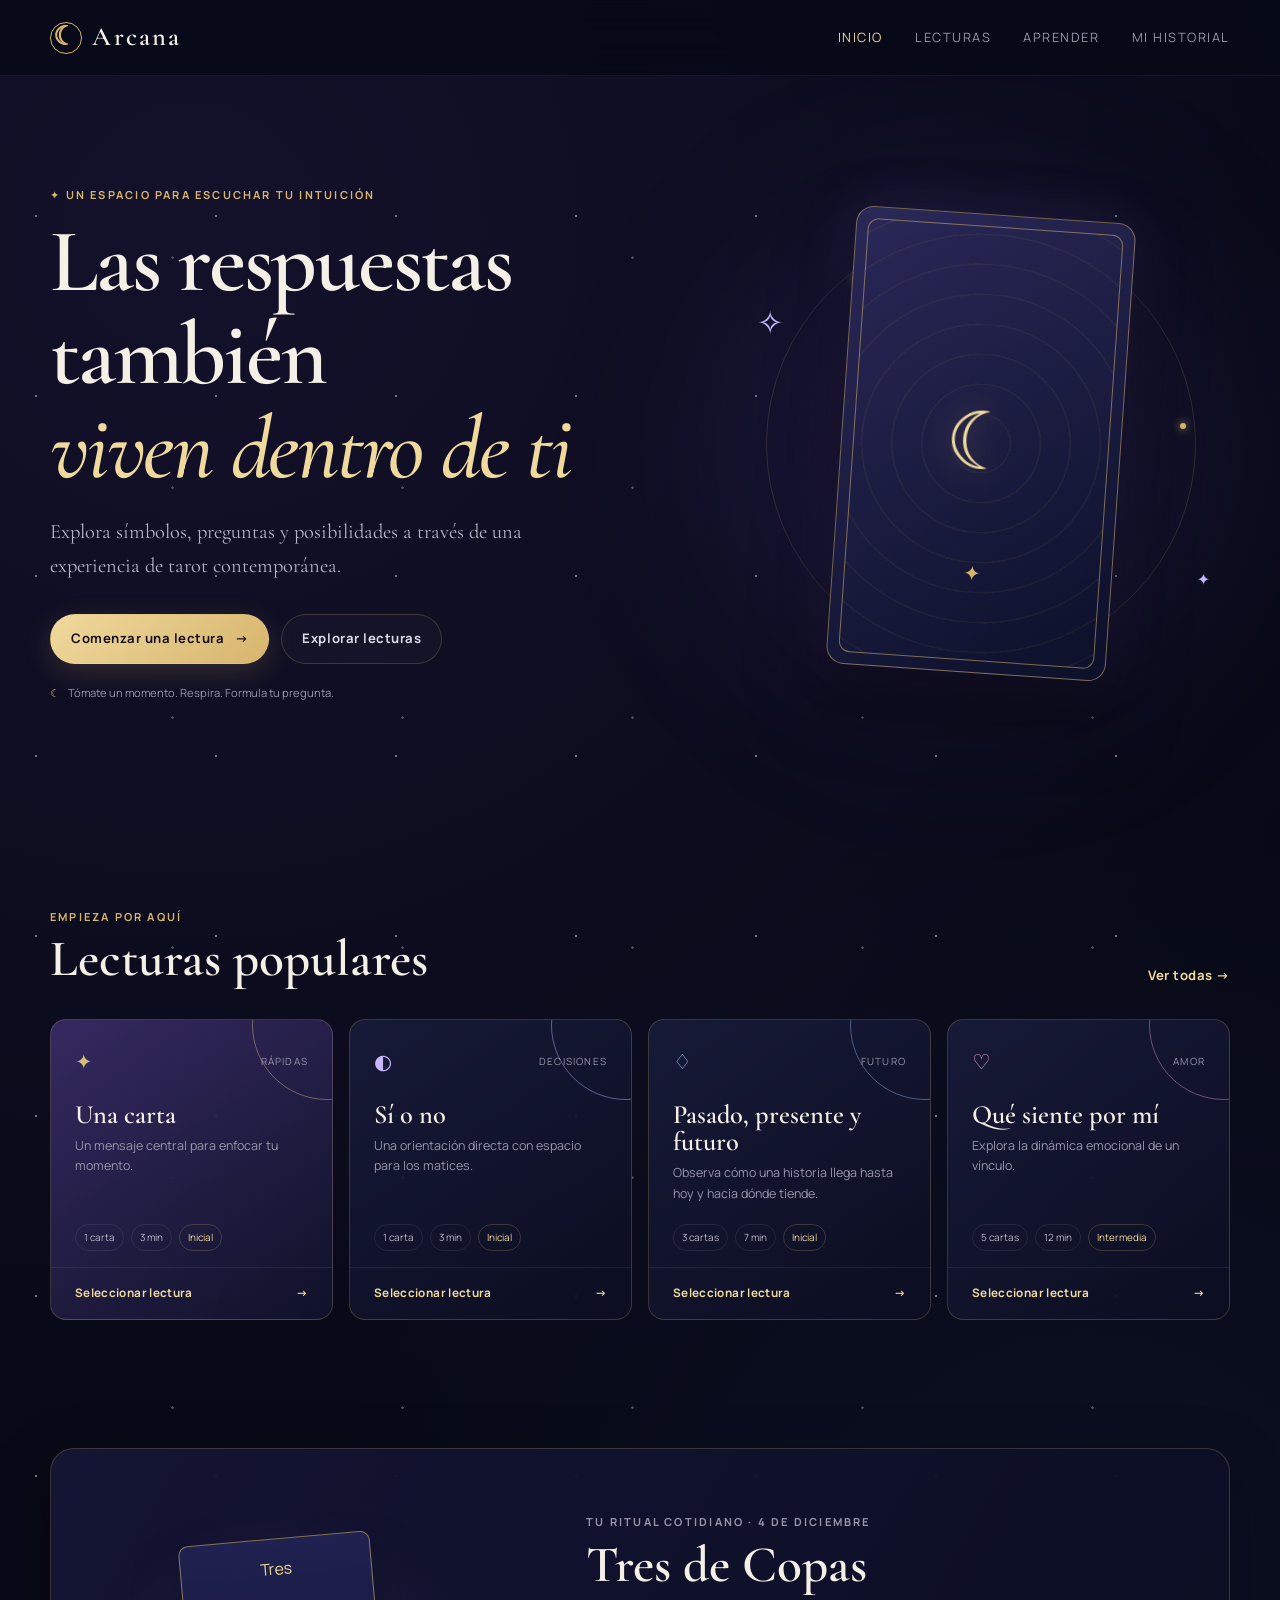
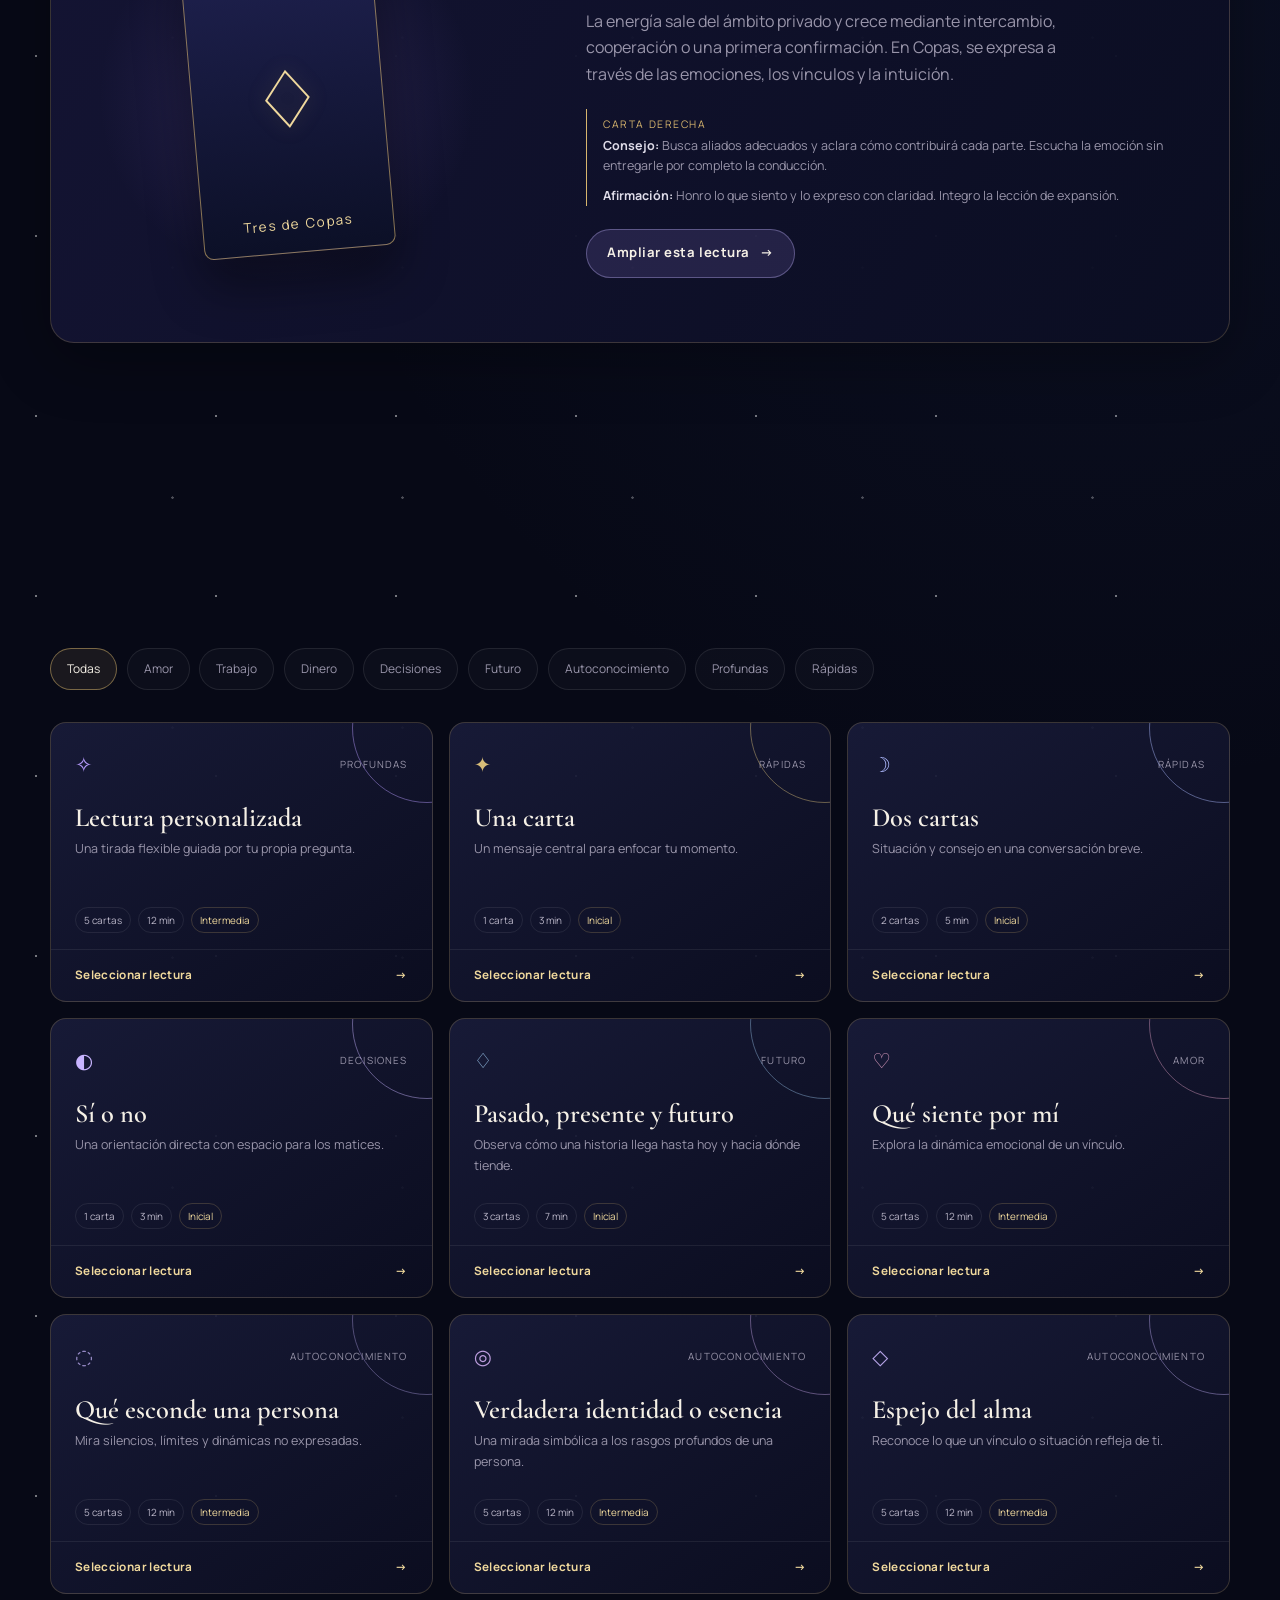
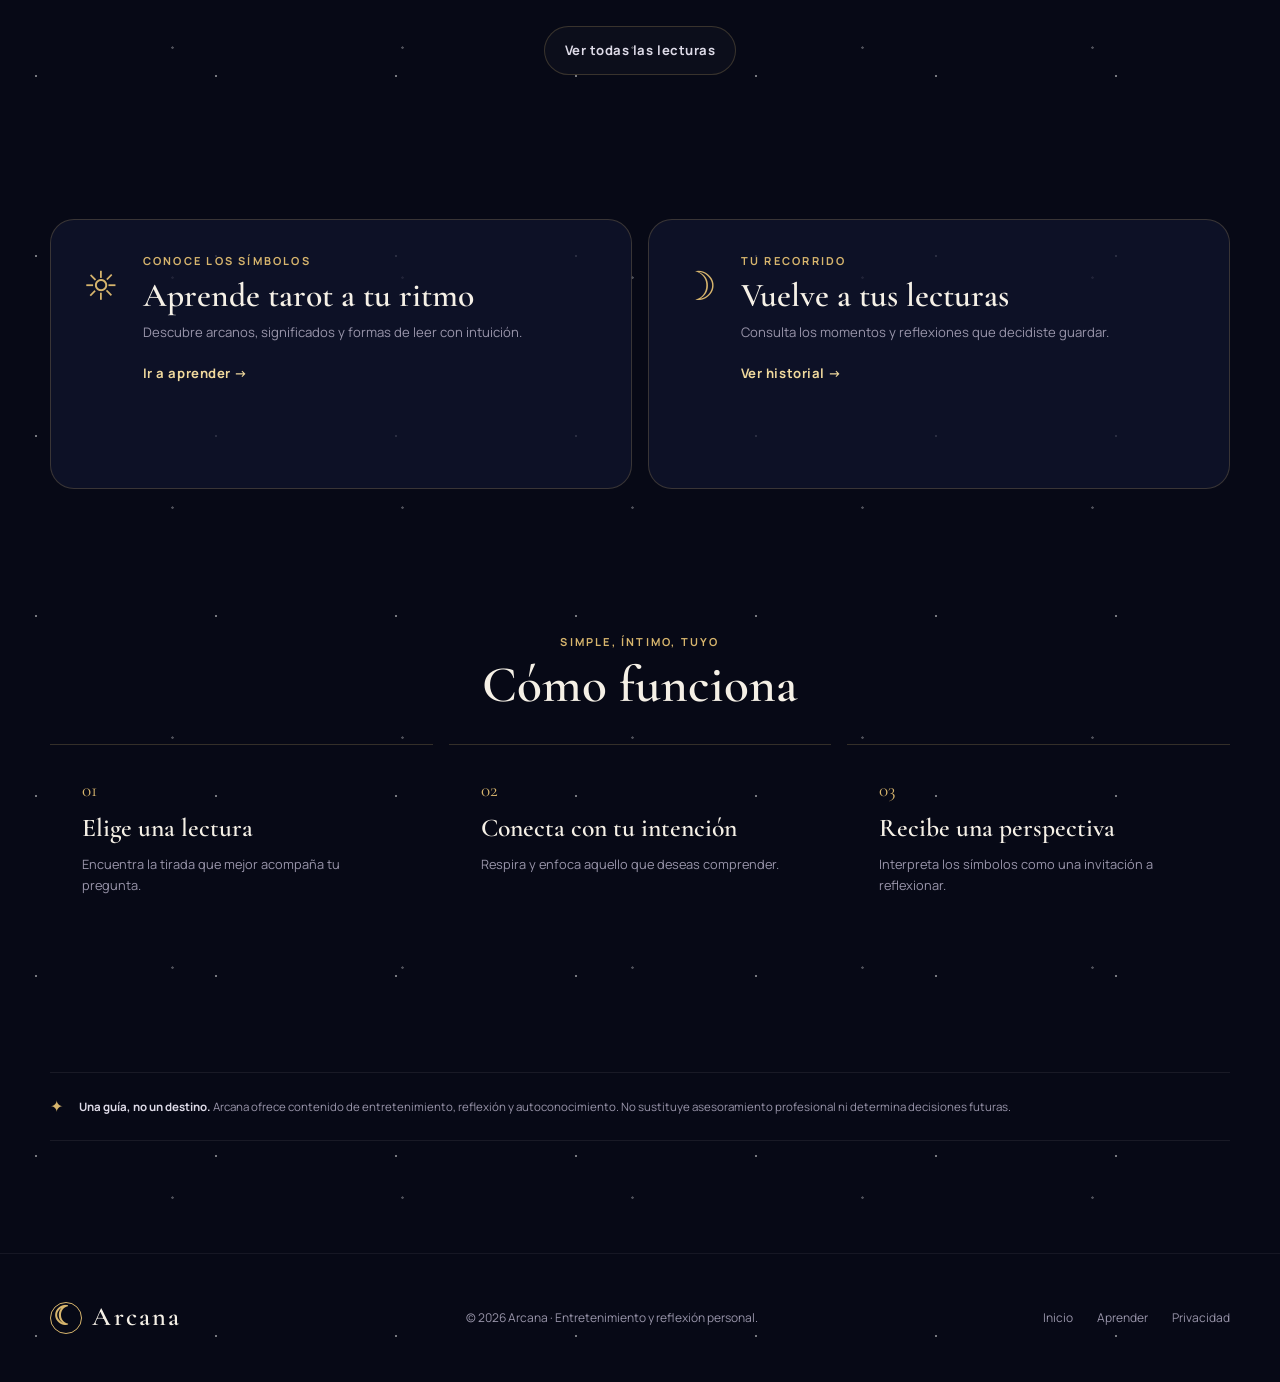
<file: index.html>
<!doctype html>
<html lang="es">
<head>
  <meta charset="UTF-8">
  <meta name="viewport" content="width=device-width, initial-scale=1.0">
  <meta name="theme-color" content="#090b1a">
  <meta name="description" content="Arcana: lecturas de tarot para reflexionar, explorar y conocerte mejor.">
  <title>Arcana · Tarot para mirar hacia dentro</title>
  <link rel="canonical" href="https://mfuentespagliero.github.io/TAROT-MOBILE/">
  <meta property="og:type" content="website"><meta property="og:title" content="Arcana · Tarot para mirar hacia dentro"><meta property="og:description" content="Lecturas de tarot para reflexión y autoconocimiento."><meta property="og:url" content="https://mfuentespagliero.github.io/TAROT-MOBILE/">
  <meta name="twitter:card" content="summary"><meta name="twitter:title" content="Arcana · Tarot para mirar hacia dentro"><meta name="twitter:description" content="Lecturas de tarot para reflexión y autoconocimiento.">
  <link rel="icon" href="assets/icons/favicon.svg" type="image/svg+xml"><link rel="apple-touch-icon" href="assets/icons/icon-192.svg"><link rel="manifest" href="manifest.webmanifest">
  <link rel="preconnect" href="https://fonts.googleapis.com">
  <link rel="preconnect" href="https://fonts.gstatic.com" crossorigin>
  <link rel="preload" as="style" href="https://fonts.googleapis.com/css2?family=Cormorant+Garamond:wght@500;600;700&family=Manrope:wght@400;500;600;700&display=swap"><link href="https://fonts.googleapis.com/css2?family=Cormorant+Garamond:wght@500;600;700&family=Manrope:wght@400;500;600;700&display=swap" rel="stylesheet" media="print" onload="this.media='all'"><noscript><link href="https://fonts.googleapis.com/css2?family=Cormorant+Garamond:wght@500;600;700&family=Manrope:wght@400;500;600;700&display=swap" rel="stylesheet"></noscript>
  <link rel="stylesheet" href="css/global.css">
  <link rel="stylesheet" href="css/home.css">
  <script src="js/error-boundary.js"></script><script type="module" src="js/app.js"></script>
</head>
<body data-page="home">
  <a class="skip-link" href="#contenido">Saltar al contenido</a>
  <div data-site-header></div>

  <main id="contenido">
    <section class="hero section-shell" aria-labelledby="hero-title">
      <div class="hero__glow" aria-hidden="true"></div>
      <div class="hero__content reveal">
        <p class="eyebrow"><span aria-hidden="true">✦</span> Un espacio para escuchar tu intuición</p>
        <h1 id="hero-title">Las respuestas también<br><em>viven dentro de ti</em></h1>
        <p class="hero__intro">Explora símbolos, preguntas y posibilidades a través de una experiencia de tarot contemporánea.</p>
        <div class="hero__actions">
          <a class="button button--primary" href="lectura.html?tipo=una-carta">Comenzar una lectura <span aria-hidden="true">→</span></a>
          <a class="button button--ghost" href="#lecturas">Explorar lecturas</a>
        </div>
        <p class="hero__note"><span aria-hidden="true">☾</span> Tómate un momento. Respira. Formula tu pregunta.</p>
      </div>
      <div class="hero__visual reveal" aria-hidden="true">
        <div class="orbit orbit--outer"><i></i><i></i><i></i></div>
        <div class="tarot-card tarot-card--back">
          <div class="tarot-card__frame"><span class="moon-symbol">☾</span><span class="card-star">✦</span></div>
        </div>
        <span class="floating-star floating-star--one">✧</span>
        <span class="floating-star floating-star--two">✦</span>
      </div>
    </section>

    <section class="quick-section section-shell" aria-labelledby="quick-title">
      <div class="section-heading reveal">
        <div><p class="eyebrow">Empieza por aquí</p><h2 id="quick-title">Lecturas populares</h2></div>
        <a class="text-link" href="#catalogo">Ver todas <span aria-hidden="true">→</span></a>
      </div>
      <div class="reading-grid reading-grid--featured" data-popular-readings></div>
    </section>

    <section class="daily-section section-shell" aria-labelledby="daily-title">
      <article class="daily-card reveal" data-daily-card><div class="loader" role="status"><span></span><span></span><span></span><b class="sr-only">Preparando Carta del Día</b></div></article>
    </section>

    <section class="catalog-section section-shell" id="lecturas" aria-labelledby="catalog-title">
      <div class="section-heading reveal">
        <div><p class="eyebrow">Elige tu camino</p><h2 id="catalog-title">¿Qué deseas explorar?</h2></div>
        <p class="section-heading__copy">Cada lectura abre una conversación diferente contigo.</p>
      </div>
      <div class="catalog-toolbar reveal">
        <label class="search-field" for="reading-search">
          <span class="sr-only">Buscar una lectura</span>
          <span aria-hidden="true">⌕</span>
          <input id="reading-search" type="search" placeholder="Buscar por nombre o descripción…" autocomplete="off" data-reading-search>
        </label>
        <p class="catalog-count" data-catalog-count aria-live="polite"></p>
      </div>
      <div class="chip-list" data-category-filters aria-label="Filtrar lecturas"></div>
      <div class="reading-grid" id="catalogo" data-reading-catalog aria-live="polite"></div>
      <div class="catalog-actions"><button class="button button--ghost" type="button" data-show-all>Ver todas las lecturas</button></div>
    </section>

    <section class="pathways section-shell" aria-label="Más formas de explorar">
      <a class="path-card path-card--learn reveal" href="aprender.html">
        <span class="path-card__icon" aria-hidden="true">☼</span><div><p class="eyebrow">Conoce los símbolos</p><h2>Aprende tarot a tu ritmo</h2><p>Descubre arcanos, significados y formas de leer con intuición.</p><span class="text-link">Ir a aprender →</span></div>
      </a>
      <a class="path-card path-card--history reveal" href="historial.html">
        <span class="path-card__icon" aria-hidden="true">☽</span><div><p class="eyebrow">Tu recorrido</p><h2>Vuelve a tus lecturas</h2><p>Consulta los momentos y reflexiones que decidiste guardar.</p><span class="text-link">Ver historial →</span></div>
      </a>
    </section>

    <section class="how-section section-shell" aria-labelledby="how-title">
      <div class="section-heading section-heading--center reveal"><div><p class="eyebrow">Simple, íntimo, tuyo</p><h2 id="how-title">Cómo funciona</h2></div></div>
      <ol class="steps">
        <li class="reveal"><span>01</span><h3>Elige una lectura</h3><p>Encuentra la tirada que mejor acompaña tu pregunta.</p></li>
        <li class="reveal"><span>02</span><h3>Conecta con tu intención</h3><p>Respira y enfoca aquello que deseas comprender.</p></li>
        <li class="reveal"><span>03</span><h3>Recibe una perspectiva</h3><p>Interpreta los símbolos como una invitación a reflexionar.</p></li>
      </ol>
    </section>

    <aside class="disclaimer section-shell" aria-label="Aviso importante">
      <span aria-hidden="true">✦</span><p><strong>Una guía, no un destino.</strong> Arcana ofrece contenido de entretenimiento, reflexión y autoconocimiento. No sustituye asesoramiento profesional ni determina decisiones futuras.</p>
    </aside>
  </main>
  <div data-site-footer></div>
  <dialog class="modal spread-detail" data-spread-dialog aria-labelledby="spread-detail-title">
    <div data-spread-detail></div>
  </dialog>
  <div class="toast-region" aria-live="polite" aria-atomic="true" data-toast-region></div>
</body>
</html>
</file>
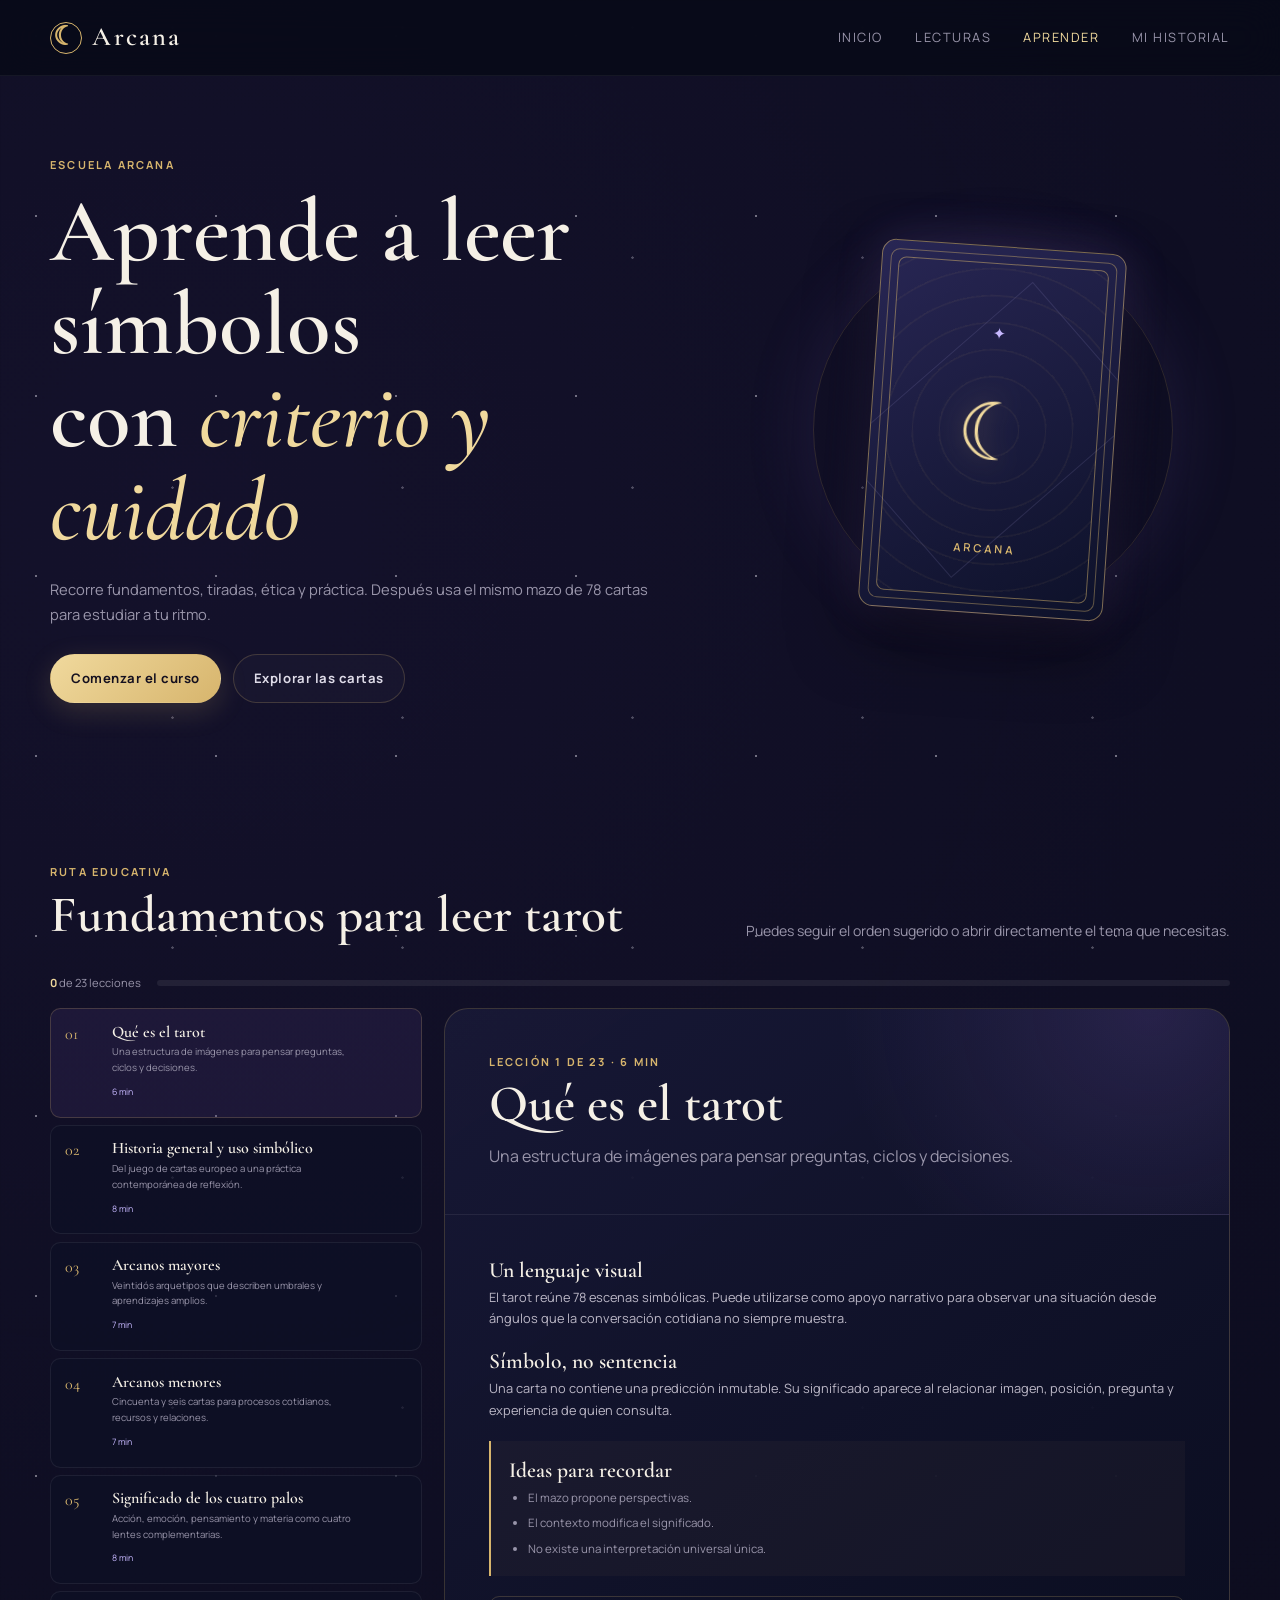
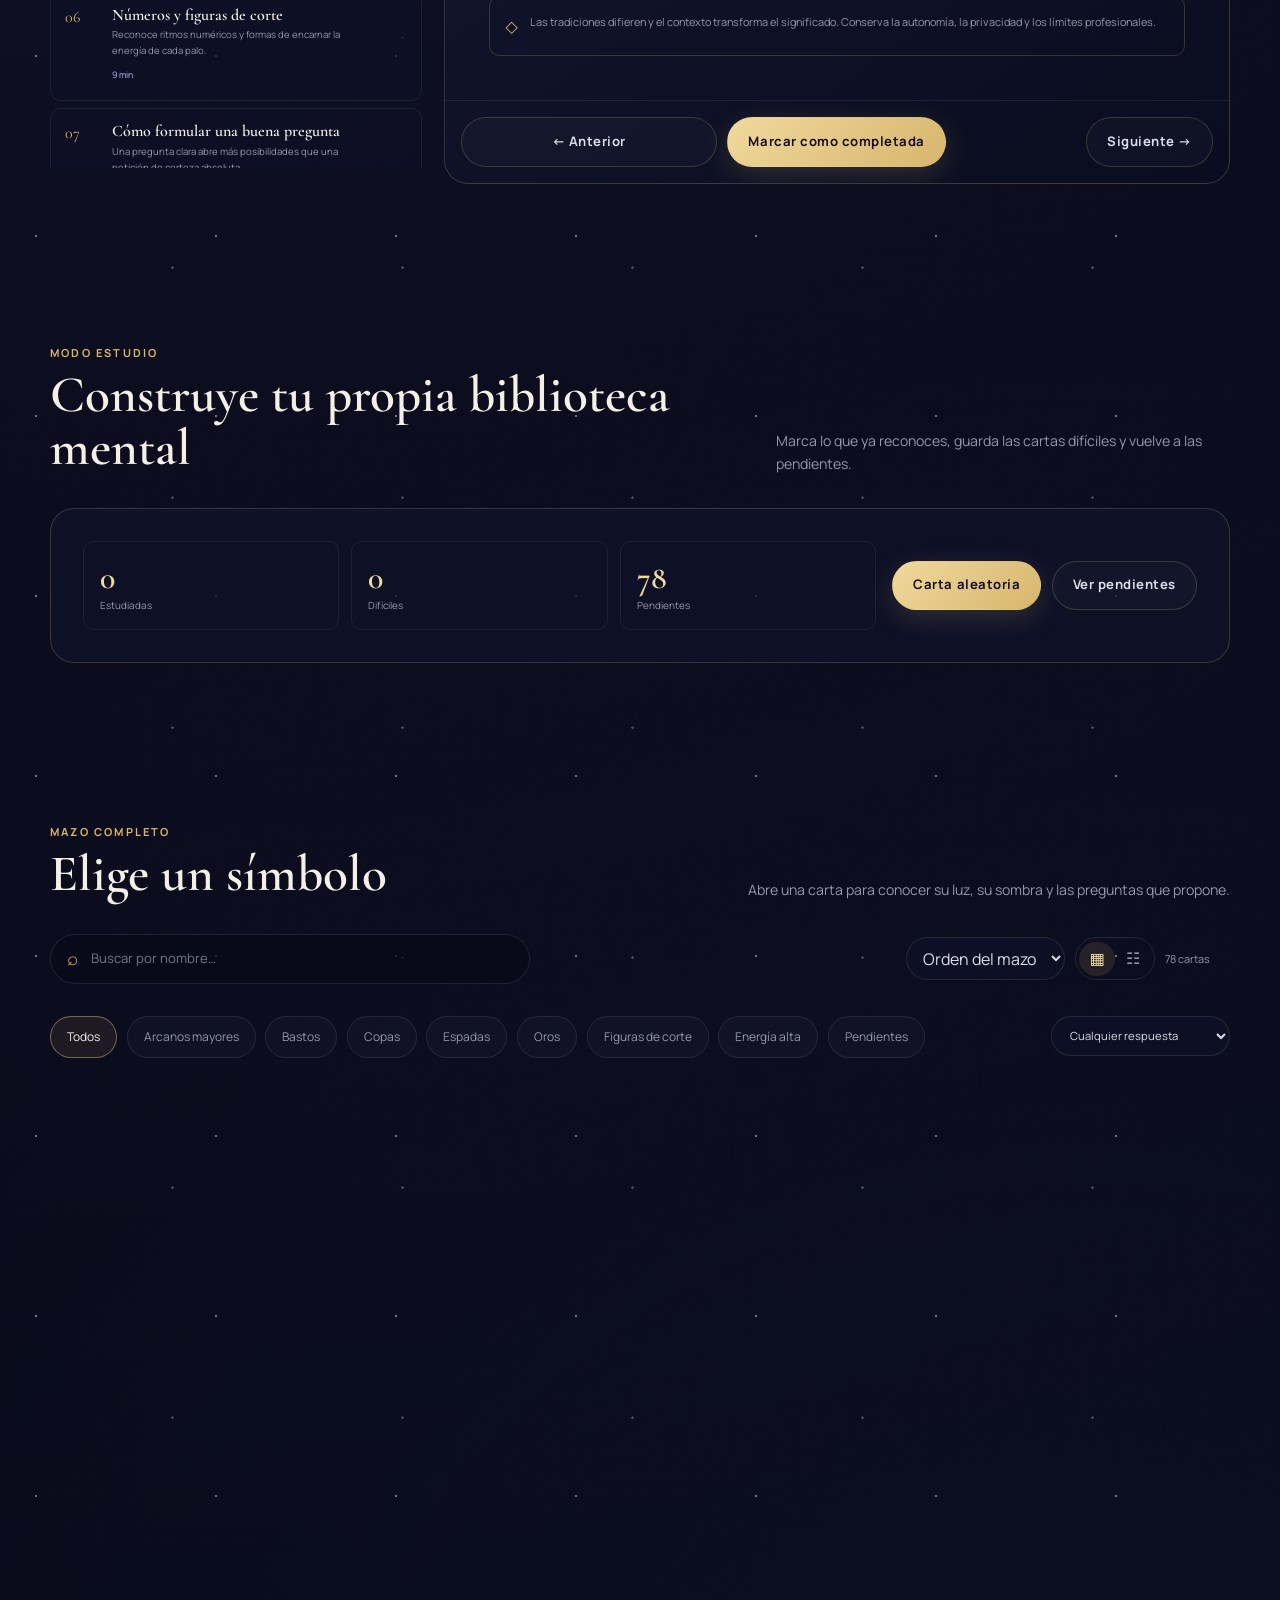
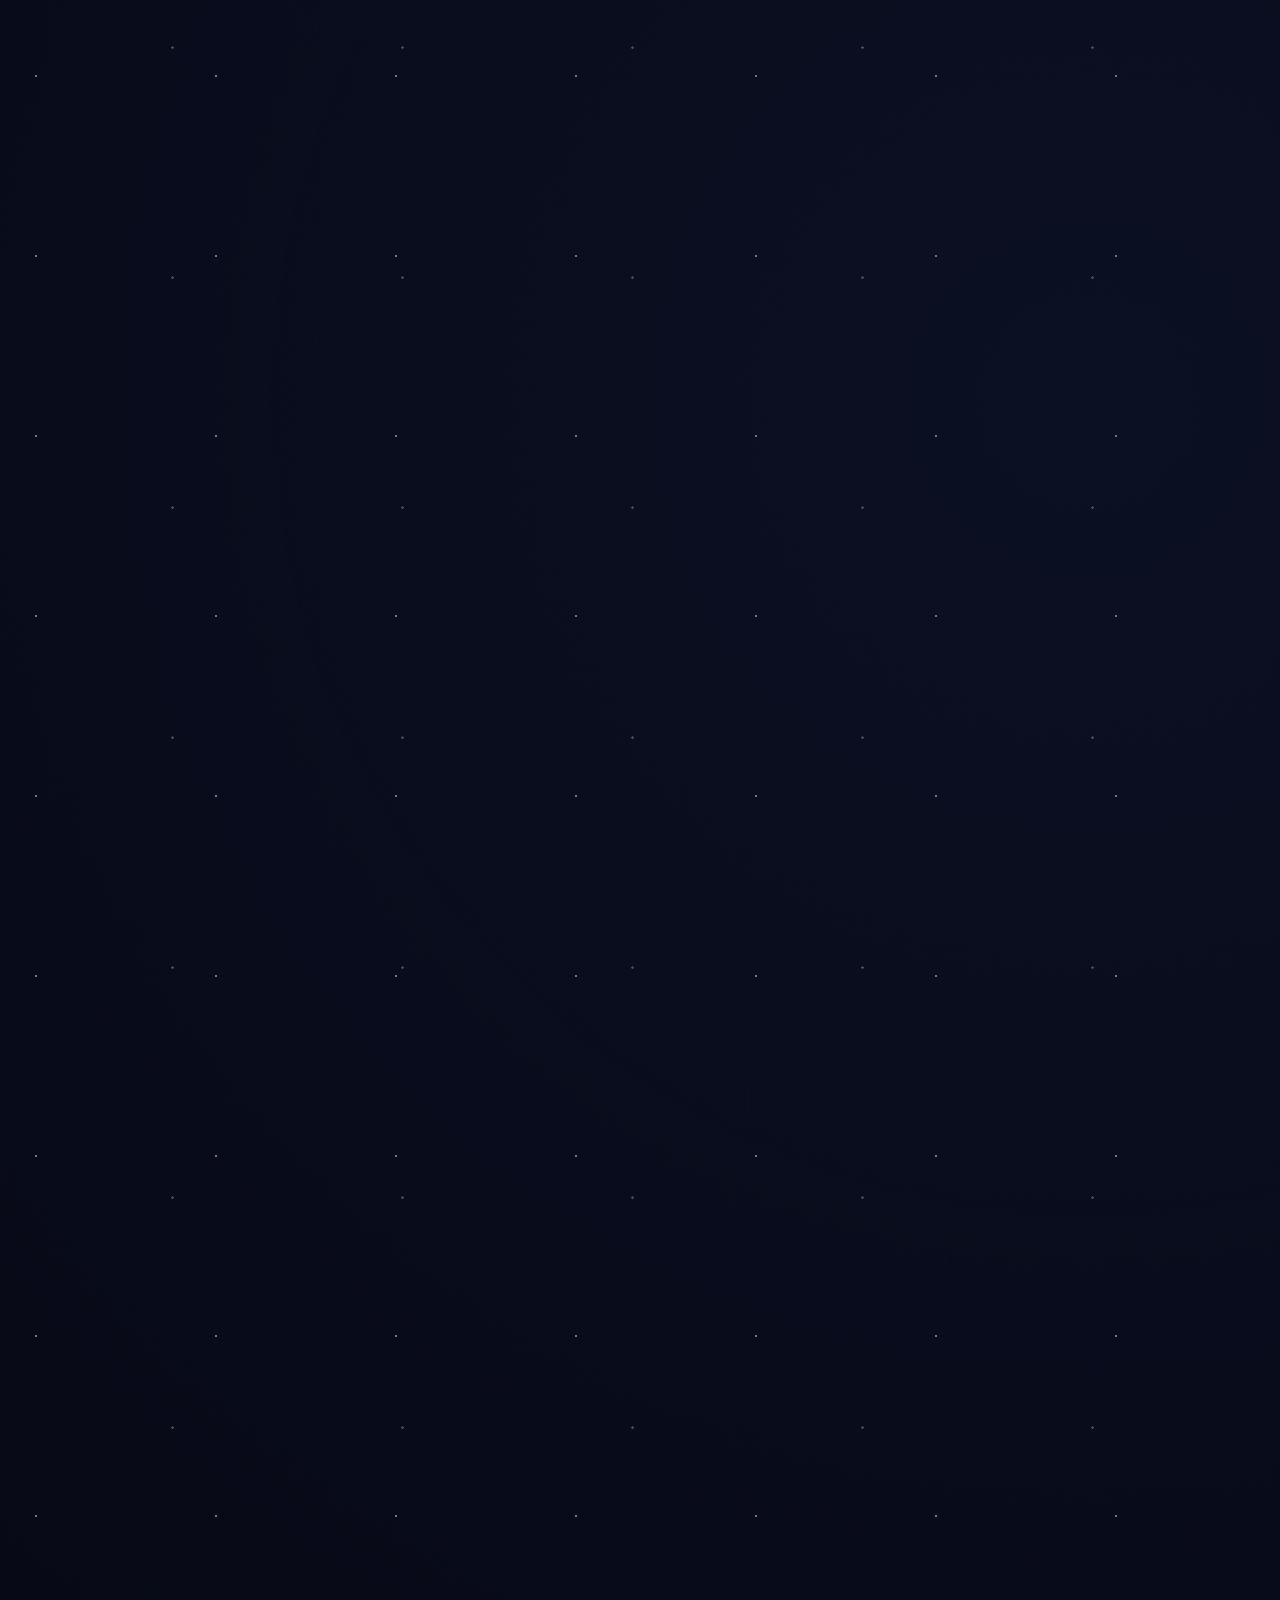
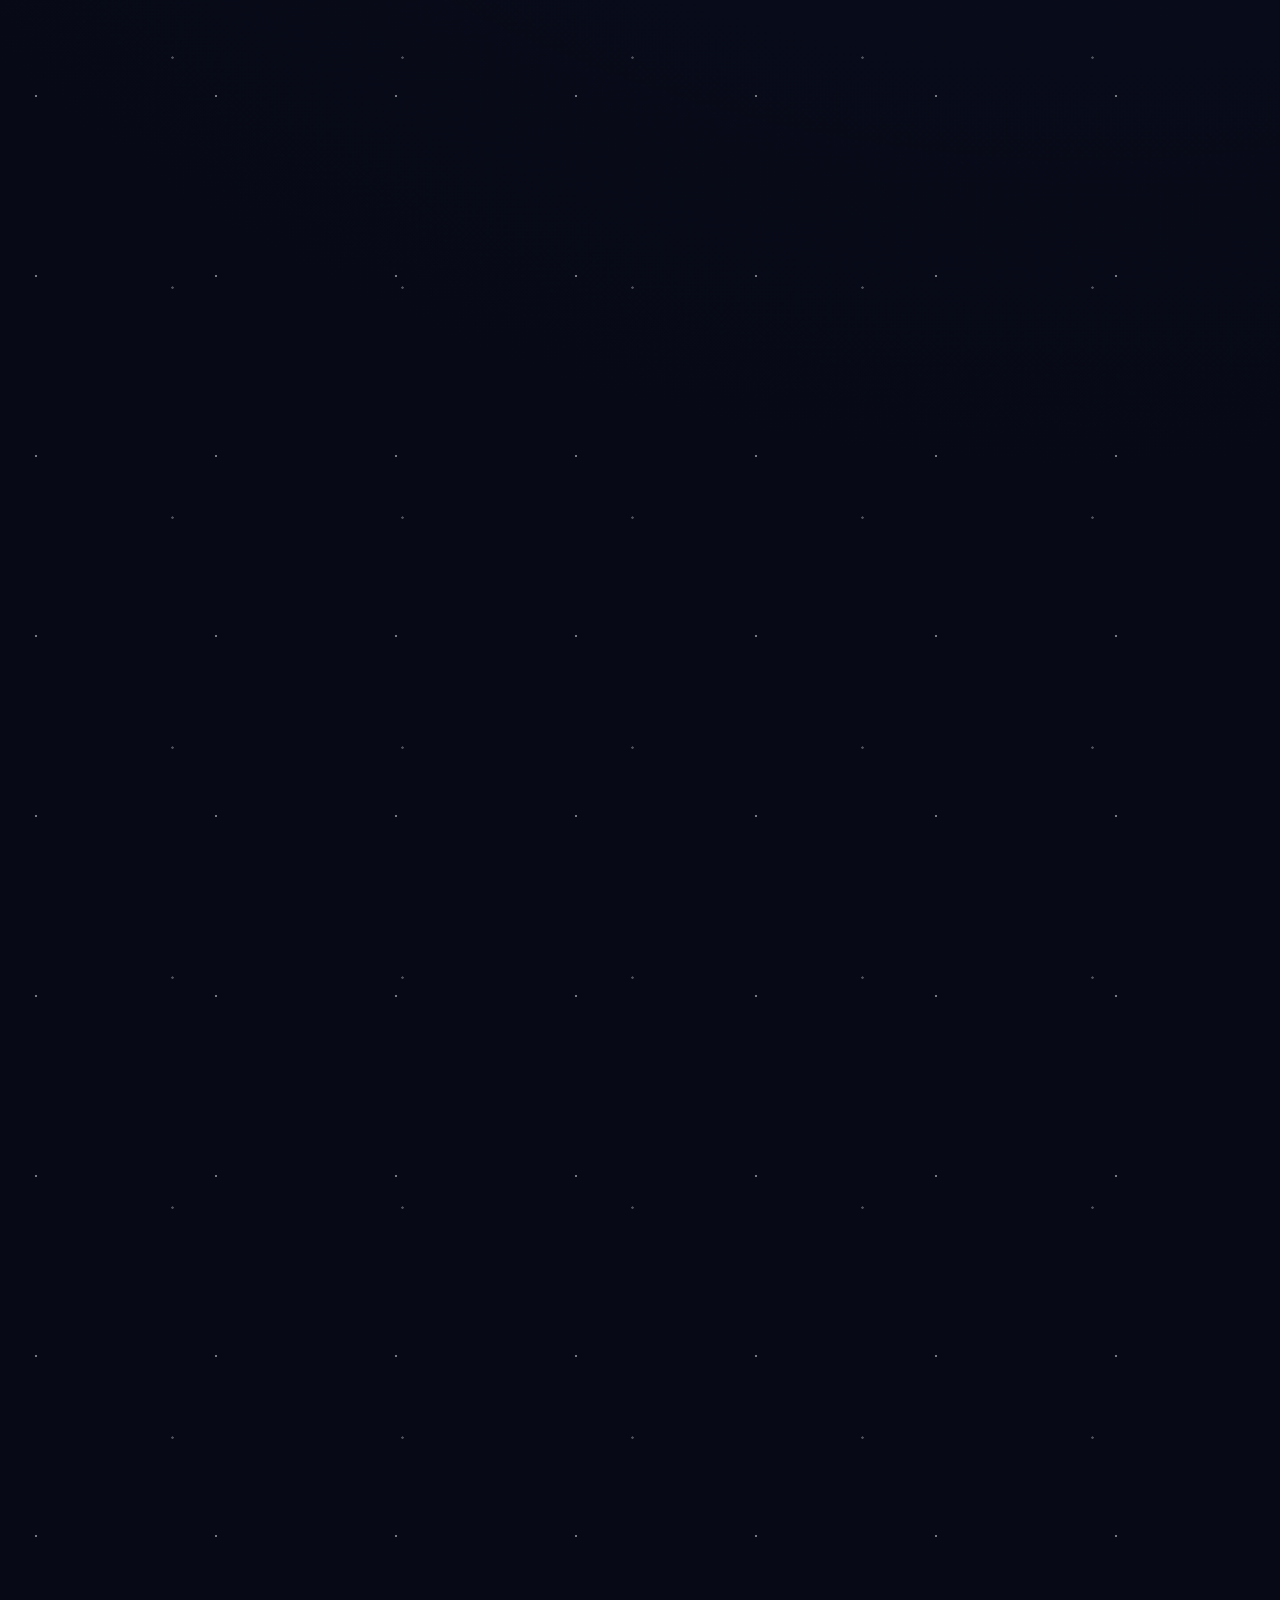
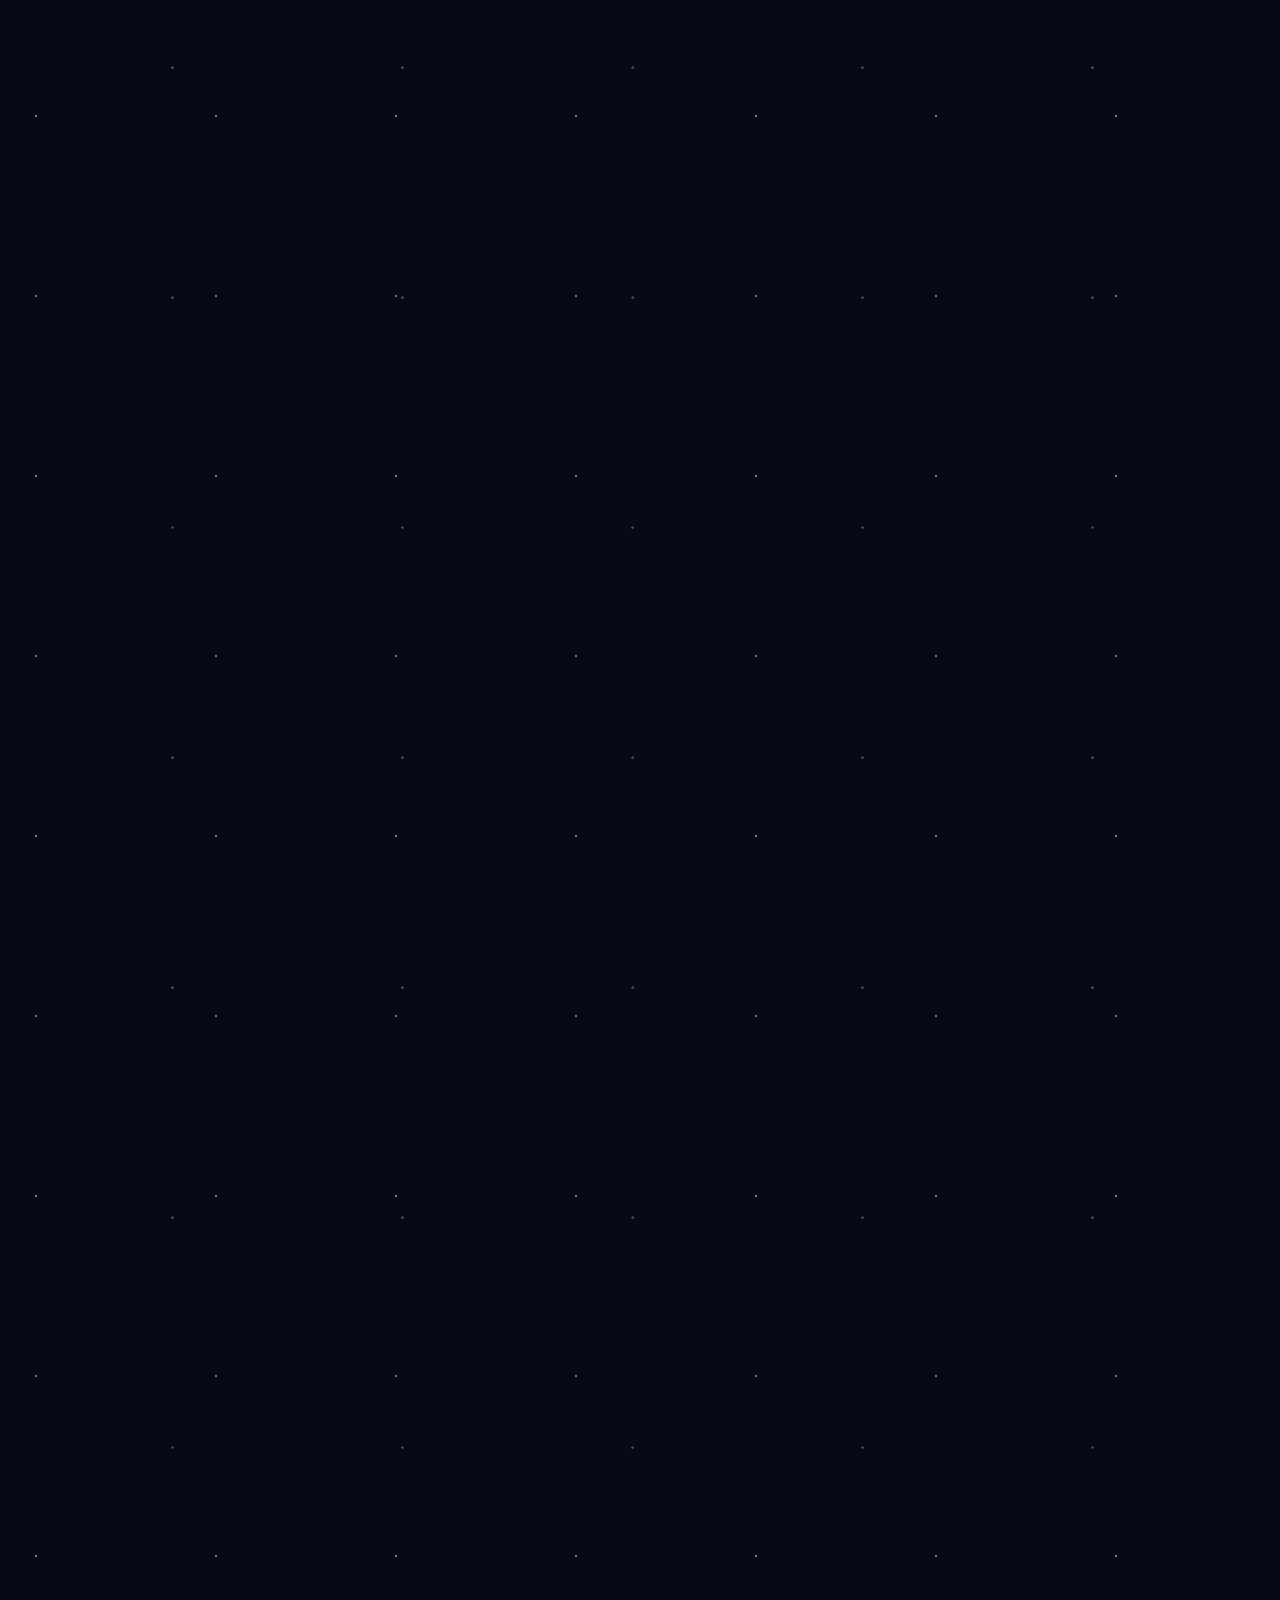
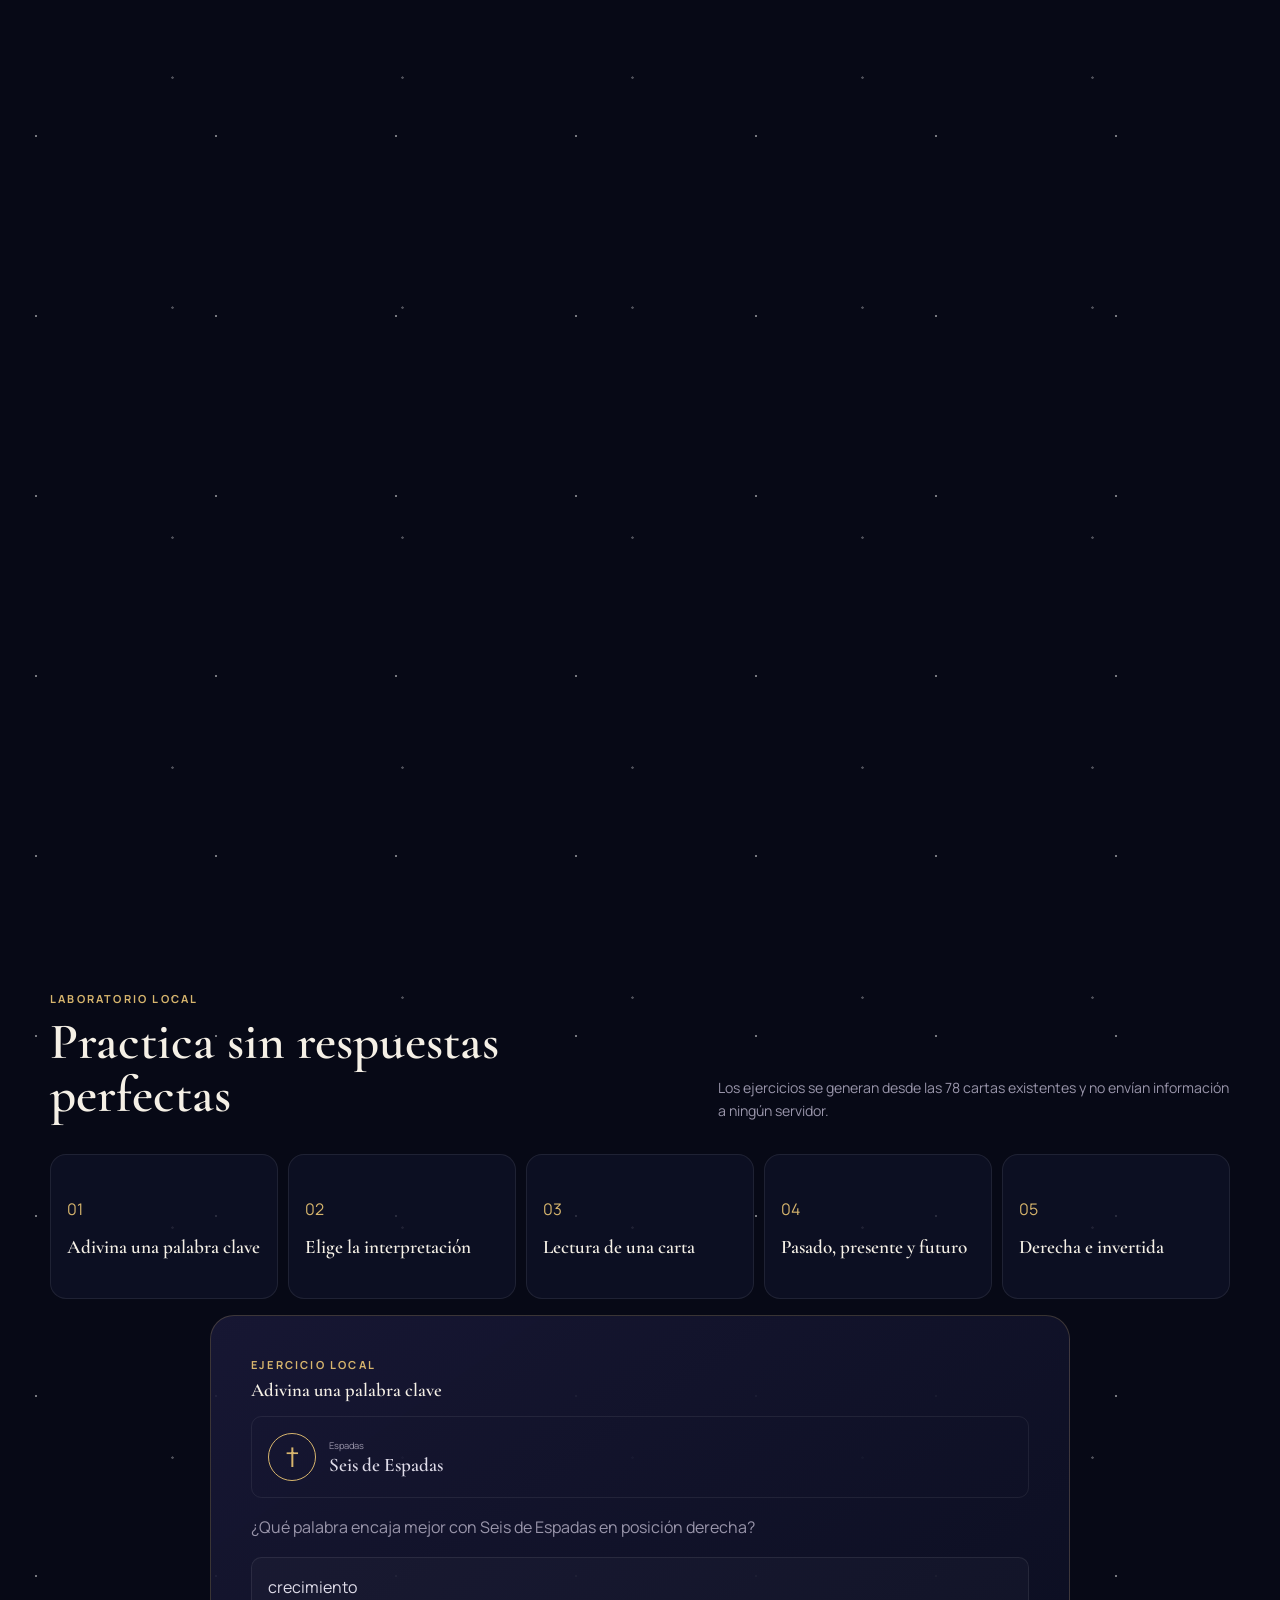
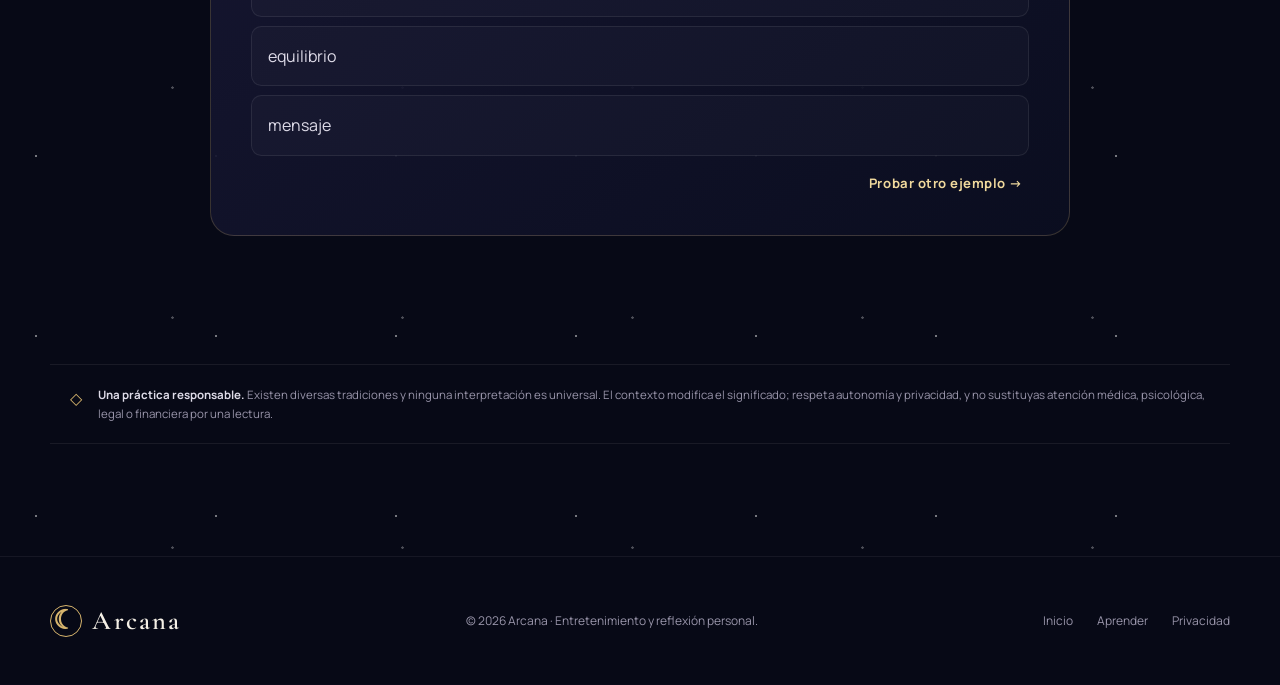
<file: aprender.html>
<!doctype html>
<html lang="es">
<head>
  <meta charset="UTF-8">
  <meta name="viewport" content="width=device-width,initial-scale=1">
  <meta name="theme-color" content="#090b1a">
  <meta name="description" content="Aprende tarot con lecciones, ejercicios y el explorador de las 78 cartas de Arcana.">
  <title>Aprender tarot · Arcana</title>
  <link rel="canonical" href="https://mfuentespagliero.github.io/TAROT-MOBILE/aprender.html"><meta property="og:type" content="website"><meta property="og:title" content="Aprender tarot · Arcana"><meta property="og:description" content="Lecciones, prácticas y explorador de las 78 cartas."><meta property="og:url" content="https://mfuentespagliero.github.io/TAROT-MOBILE/aprender.html"><meta name="twitter:card" content="summary"><meta name="twitter:title" content="Aprender tarot · Arcana"><meta name="twitter:description" content="Lecciones, prácticas y explorador de las 78 cartas."><link rel="icon" href="assets/icons/favicon.svg" type="image/svg+xml"><link rel="apple-touch-icon" href="assets/icons/icon-192.svg"><link rel="manifest" href="manifest.webmanifest">
  <link rel="preconnect" href="https://fonts.googleapis.com">
  <link rel="preconnect" href="https://fonts.gstatic.com" crossorigin>
  <link rel="preload" as="style" href="https://fonts.googleapis.com/css2?family=Cormorant+Garamond:wght@500;600;700&family=Manrope:wght@400;500;600;700&display=swap"><link href="https://fonts.googleapis.com/css2?family=Cormorant+Garamond:wght@500;600;700&family=Manrope:wght@400;500;600;700&display=swap" rel="stylesheet" media="print" onload="this.media='all'"><noscript><link href="https://fonts.googleapis.com/css2?family=Cormorant+Garamond:wght@500;600;700&family=Manrope:wght@400;500;600;700&display=swap" rel="stylesheet"></noscript>
  <link rel="stylesheet" href="css/global.css">
  <link rel="stylesheet" href="css/learn.css">
  <script src="js/error-boundary.js"></script><script type="module" src="js/app.js"></script>
</head>
<body data-page="learn">
  <a class="skip-link" href="#contenido">Saltar al contenido</a>
  <div data-site-header></div>
  <main id="contenido" class="page-main">
    <section class="arcana-hero section-shell" aria-labelledby="arcana-title">
      <div class="arcana-hero__copy reveal">
        <p class="eyebrow">Escuela Arcana</p>
        <h1 id="arcana-title">Aprende a leer símbolos<br>con <em>criterio y cuidado</em></h1>
        <p>Recorre fundamentos, tiradas, ética y práctica. Después usa el mismo mazo de 78 cartas para estudiar a tu ritmo.</p>
        <div class="learn-hero-actions"><a class="button button--primary" href="#curso">Comenzar el curso</a><a class="button button--ghost" href="#explorador">Explorar las cartas</a></div>
      </div>
      <div class="arcana-hero__visual reveal" aria-hidden="true">
        <div class="arcana-card arcana-card--back"><div class="arcana-card__inner"><span>☾</span><i>✦</i><b>ARCANA</b></div></div>
      </div>
    </section>

    <section class="learning-section section-shell" id="curso" aria-labelledby="course-title" data-learning-curriculum>
      <div class="section-heading reveal"><div><p class="eyebrow">Ruta educativa</p><h2 id="course-title">Fundamentos para leer tarot</h2></div><p class="section-heading__copy">Puedes seguir el orden sugerido o abrir directamente el tema que necesitas.</p></div>
      <div class="learning-progress" data-learning-progress aria-live="polite"></div>
      <div class="curriculum-layout"><nav class="lesson-index" data-lesson-index aria-label="Índice de contenidos"></nav><div class="lesson-panel" data-lesson-view></div></div>
    </section>

    <section class="study-section section-shell" aria-labelledby="study-title">
      <div class="section-heading reveal"><div><p class="eyebrow">Modo estudio</p><h2 id="study-title">Construye tu propia biblioteca mental</h2></div><p class="section-heading__copy">Marca lo que ya reconoces, guarda las cartas difíciles y vuelve a las pendientes.</p></div>
      <div class="study-dashboard" data-study-dashboard></div>
    </section>

    <section class="arcana-explorer section-shell" id="explorador" aria-labelledby="explorer-title">
      <div class="section-heading reveal"><div><p class="eyebrow">Mazo completo</p><h2 id="explorer-title">Elige un símbolo</h2></div><p class="section-heading__copy">Abre una carta para conocer su luz, su sombra y las preguntas que propone.</p></div>
      <div class="arcana-toolbar reveal">
        <label class="search-field" for="card-search"><span class="sr-only">Buscar una carta por nombre</span><span aria-hidden="true">⌕</span><input id="card-search" type="search" placeholder="Buscar por nombre…" autocomplete="off" data-card-search></label>
        <div class="explorer-controls"><label><span class="sr-only">Ordenar cartas</span><select data-card-order><option value="deck">Orden del mazo</option><option value="name-asc">Nombre A–Z</option><option value="name-desc">Nombre Z–A</option><option value="suit">Palo y número</option></select></label><div class="view-switch" data-card-views aria-label="Cambiar vista"><button type="button" data-card-view="grid" aria-pressed="true" aria-label="Vista de cuadrícula">▦</button><button type="button" data-card-view="list" aria-pressed="false" aria-label="Vista de lista">☷</button></div><p data-card-count aria-live="polite"></p></div>
      </div>
      <div class="arcana-filter-row reveal">
        <div class="chip-list" data-card-filters aria-label="Filtrar cartas"></div>
        <label class="answer-filter"><span class="sr-only">Filtrar por respuesta de sí o no</span><select data-answer-filter><option value="all">Cualquier respuesta</option><option value="yes">Orientación sí</option><option value="no">Orientación no</option><option value="uncertain">Respuesta incierta</option></select></label>
      </div>
      <div class="arcana-grid" data-card-grid aria-live="polite"></div>
    </section>

    <section class="practice-section section-shell" id="practica" aria-labelledby="practice-title">
      <div class="section-heading reveal"><div><p class="eyebrow">Laboratorio local</p><h2 id="practice-title">Practica sin respuestas perfectas</h2></div><p class="section-heading__copy">Los ejercicios se generan desde las 78 cartas existentes y no envían información a ningún servidor.</p></div>
      <div data-practice-area></div>
    </section>

    <aside class="learning-disclaimer section-shell"><span aria-hidden="true">◇</span><p><strong>Una práctica responsable.</strong> Existen diversas tradiciones y ninguna interpretación es universal. El contexto modifica el significado; respeta autonomía y privacidad, y no sustituyas atención médica, psicológica, legal o financiera por una lectura.</p></aside>
  </main>
  <div data-site-footer></div>
  <dialog class="modal card-detail" data-card-dialog aria-labelledby="card-detail-title"><div data-card-detail></div></dialog>
  <div class="toast-region" aria-live="polite" aria-atomic="true" data-toast-region></div>
</body>
</html>
</file>
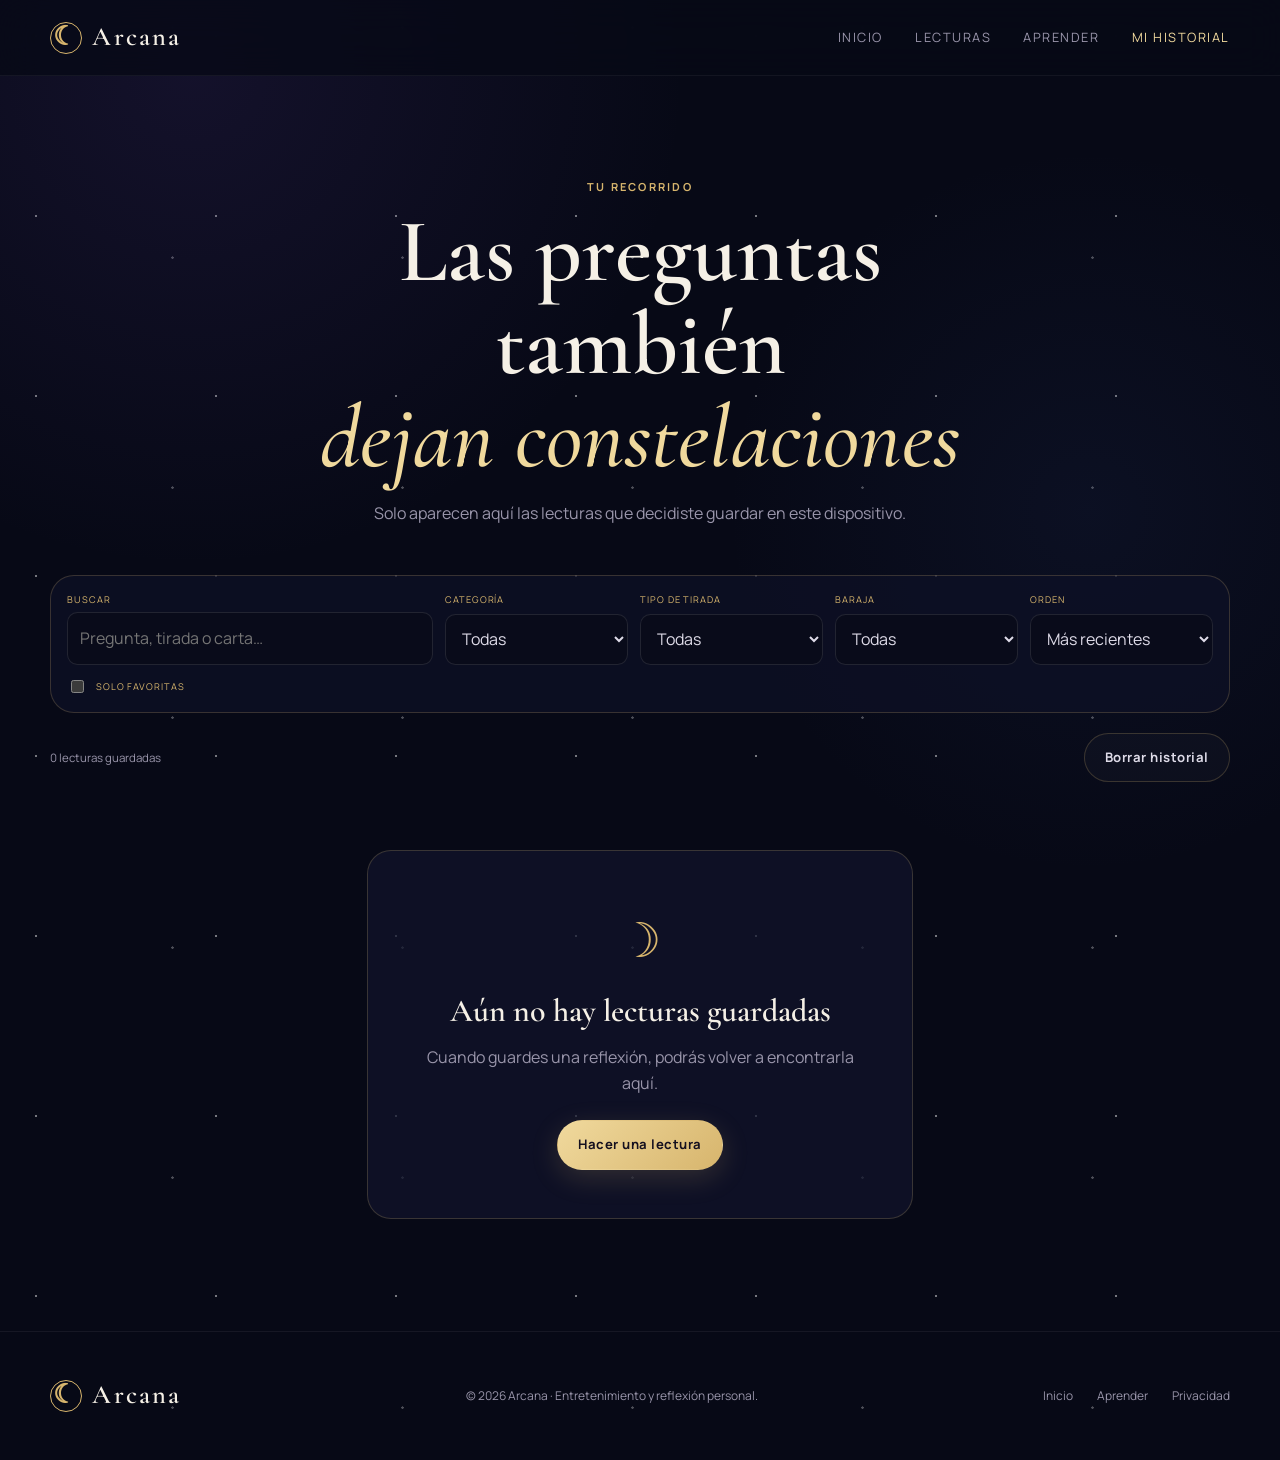
<file: historial.html>
<!doctype html><html lang="es"><head><meta charset="UTF-8"><meta name="viewport" content="width=device-width,initial-scale=1"><meta name="theme-color" content="#090b1a"><meta name="description" content="Consulta las lecturas de Arcana que decidiste guardar localmente."><title>Mi historial · Arcana</title><link rel="canonical" href="https://mfuentespagliero.github.io/TAROT-MOBILE/historial.html"><meta property="og:type" content="website"><meta property="og:title" content="Mi historial · Arcana"><meta property="og:description" content="Lecturas guardadas localmente en este dispositivo."><meta property="og:url" content="https://mfuentespagliero.github.io/TAROT-MOBILE/historial.html"><meta name="twitter:card" content="summary"><meta name="twitter:title" content="Mi historial · Arcana"><meta name="twitter:description" content="Lecturas guardadas localmente en este dispositivo."><link rel="icon" href="assets/icons/favicon.svg" type="image/svg+xml"><link rel="apple-touch-icon" href="assets/icons/icon-192.svg"><link rel="manifest" href="manifest.webmanifest"><link rel="preconnect" href="https://fonts.googleapis.com"><link rel="preconnect" href="https://fonts.gstatic.com" crossorigin><link rel="preload" as="style" href="https://fonts.googleapis.com/css2?family=Cormorant+Garamond:wght@500;600;700&family=Manrope:wght@400;500;600;700&display=swap"><link href="https://fonts.googleapis.com/css2?family=Cormorant+Garamond:wght@500;600;700&family=Manrope:wght@400;500;600;700&display=swap" rel="stylesheet" media="print" onload="this.media='all'"><noscript><link href="https://fonts.googleapis.com/css2?family=Cormorant+Garamond:wght@500;600;700&family=Manrope:wght@400;500;600;700&display=swap" rel="stylesheet"></noscript><link rel="stylesheet" href="css/global.css"><link rel="stylesheet" href="css/history.css"><script src="js/error-boundary.js"></script><script type="module" src="js/app.js"></script></head><body data-page="history"><a class="skip-link" href="#contenido">Saltar al contenido</a><div data-site-header></div><main id="contenido" class="page-main"><section class="history-page section-shell" data-history-page><div class="loader" role="status"><span></span><span></span><span></span><b class="sr-only">Cargando historial</b></div></section></main><div data-site-footer></div><div class="toast-region" aria-live="polite" aria-atomic="true" data-toast-region></div></body></html>
</file>
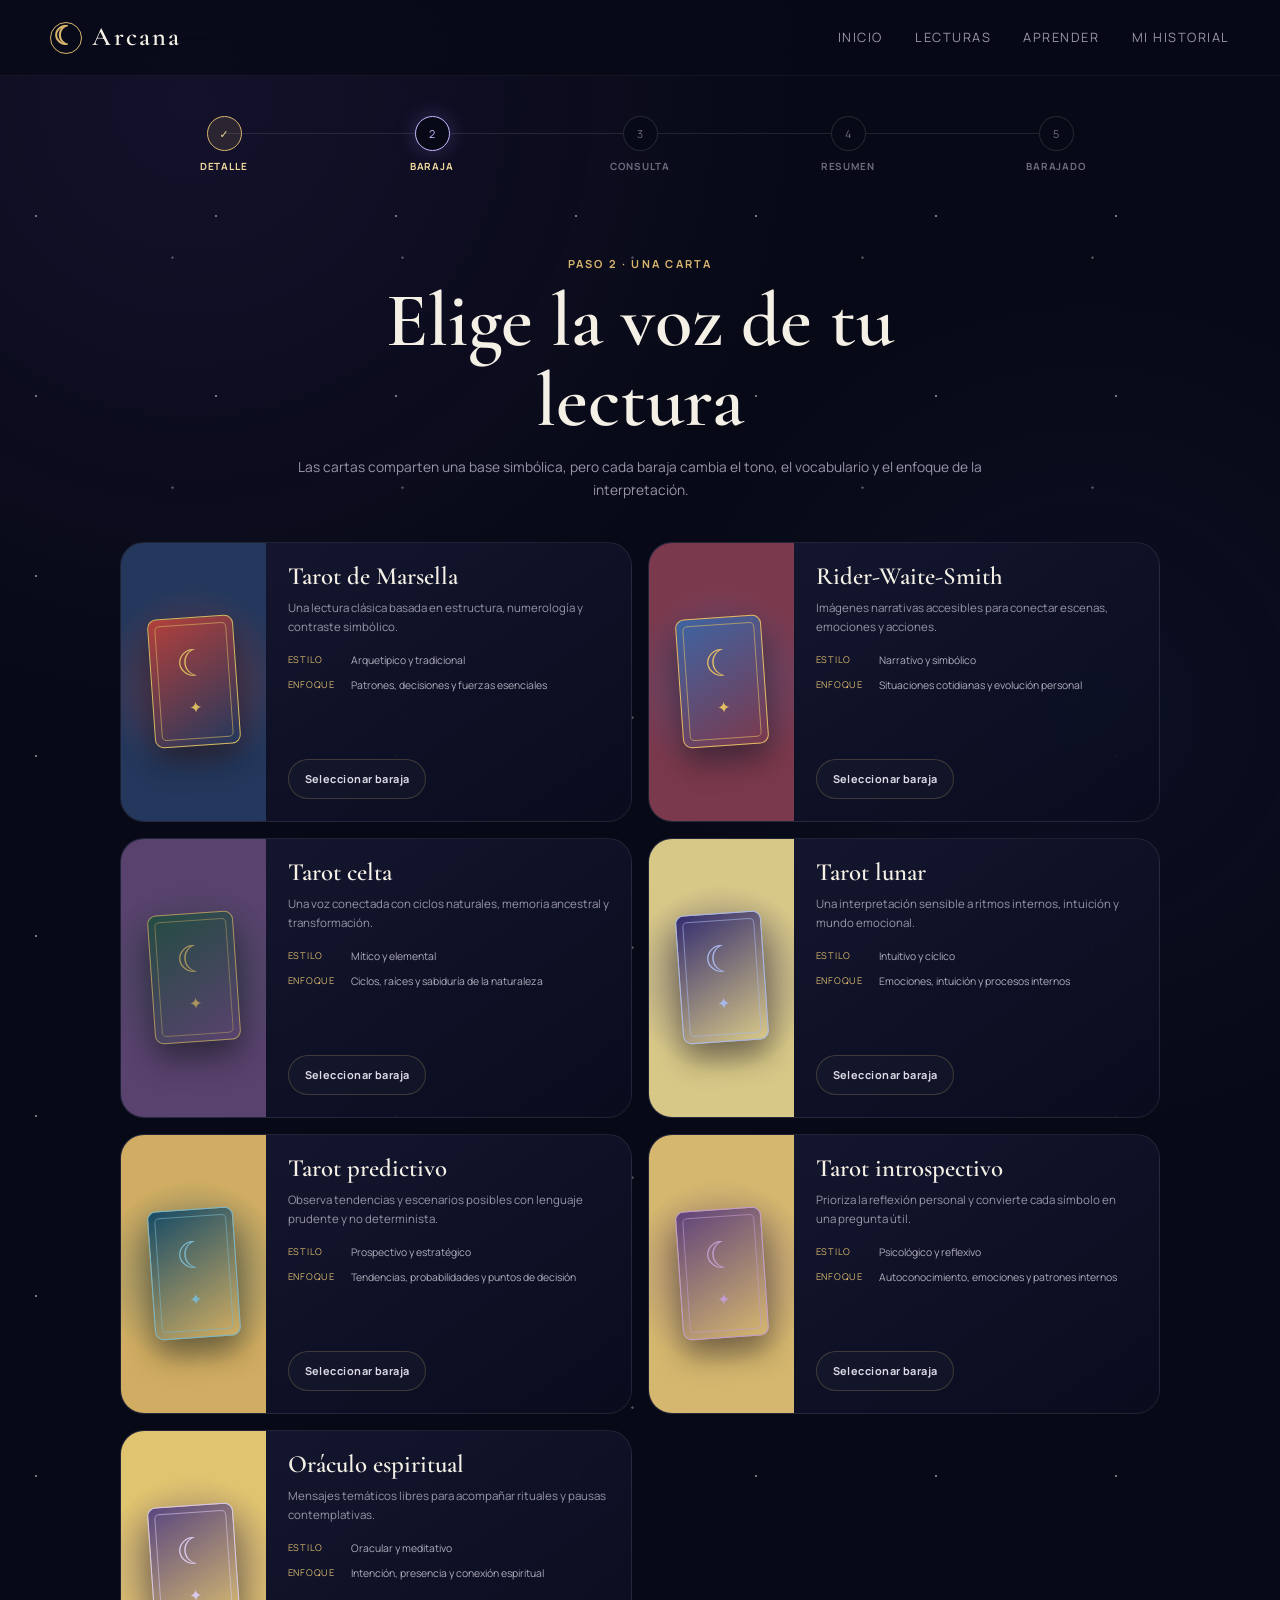
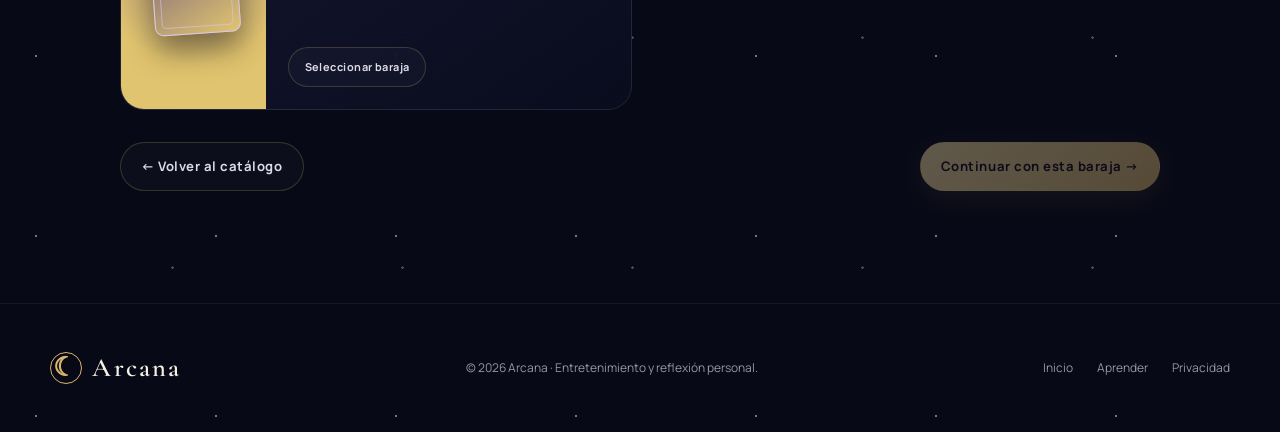
<file: lectura.html>
<!doctype html><html lang="es"><head><meta charset="UTF-8"><meta name="viewport" content="width=device-width,initial-scale=1"><meta name="theme-color" content="#090b1a"><meta name="description" content="Prepara una lectura de tarot local y responsable en Arcana."><title>Preparar lectura · Arcana</title><link rel="canonical" href="https://mfuentespagliero.github.io/TAROT-MOBILE/lectura.html"><meta property="og:type" content="website"><meta property="og:title" content="Lectura de tarot · Arcana"><meta property="og:description" content="Prepara una lectura local para reflexión y autoconocimiento."><meta property="og:url" content="https://mfuentespagliero.github.io/TAROT-MOBILE/lectura.html"><meta name="twitter:card" content="summary"><meta name="twitter:title" content="Lectura de tarot · Arcana"><meta name="twitter:description" content="Prepara una lectura local para reflexión y autoconocimiento."><link rel="icon" href="assets/icons/favicon.svg" type="image/svg+xml"><link rel="apple-touch-icon" href="assets/icons/icon-192.svg"><link rel="manifest" href="manifest.webmanifest"><link rel="preconnect" href="https://fonts.googleapis.com"><link rel="preconnect" href="https://fonts.gstatic.com" crossorigin><link rel="preload" as="style" href="https://fonts.googleapis.com/css2?family=Cormorant+Garamond:wght@500;600;700&family=Manrope:wght@400;500;600;700&display=swap"><link href="https://fonts.googleapis.com/css2?family=Cormorant+Garamond:wght@500;600;700&family=Manrope:wght@400;500;600;700&display=swap" rel="stylesheet" media="print" onload="this.media='all'"><noscript><link href="https://fonts.googleapis.com/css2?family=Cormorant+Garamond:wght@500;600;700&family=Manrope:wght@400;500;600;700&display=swap" rel="stylesheet"></noscript><link rel="stylesheet" href="css/global.css"><link rel="stylesheet" href="css/reading.css"><script src="js/error-boundary.js"></script><script type="module" src="js/app.js"></script></head><body data-page="reading"><a class="skip-link" href="#contenido">Saltar al contenido</a><div data-site-header></div><main id="contenido" class="page-main"><section class="preparation section-shell" data-reading-page><div class="loader" role="status"><span></span><span></span><span></span><b class="sr-only">Cargando lectura</b></div></section></main><div data-site-footer></div><div class="toast-region" aria-live="polite" aria-atomic="true" data-toast-region></div></body></html>
</file>
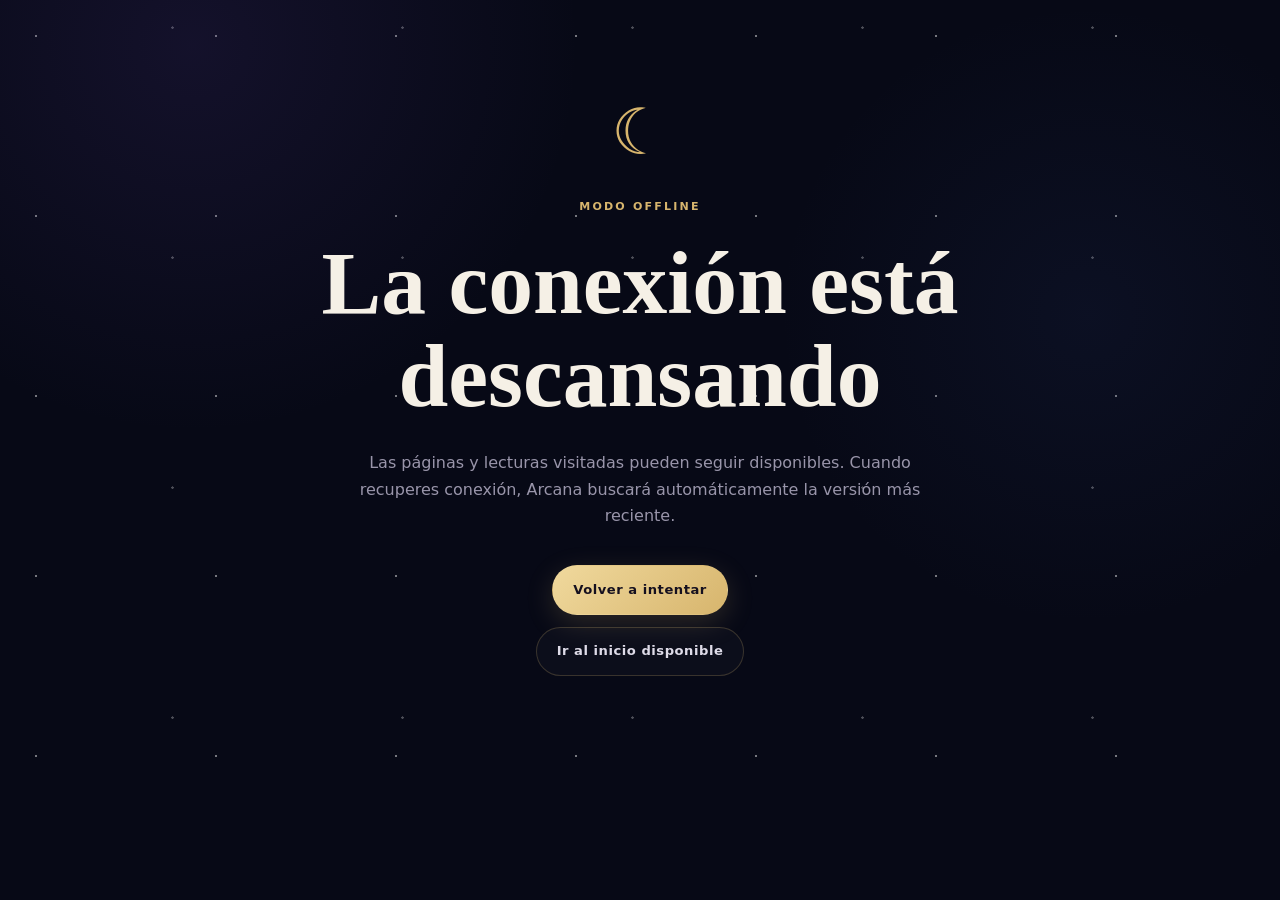
<file: offline.html>
<!doctype html><html lang="es"><head><meta charset="UTF-8"><meta name="viewport" content="width=device-width,initial-scale=1"><meta name="theme-color" content="#090b1a"><meta name="robots" content="noindex"><title>Sin conexión · Arcana</title><link rel="icon" href="assets/icons/favicon.svg" type="image/svg+xml"><link rel="stylesheet" href="css/global.css"></head><body><main class="offline-page section-shell"><span aria-hidden="true">☾</span><p class="eyebrow">Modo offline</p><h1>La conexión está descansando</h1><p>Las páginas y lecturas visitadas pueden seguir disponibles. Cuando recuperes conexión, Arcana buscará automáticamente la versión más reciente.</p><button class="button button--primary" type="button" onclick="location.reload()">Volver a intentar</button><a class="button button--ghost" href="index.html">Ir al inicio disponible</a></main></body></html>
</file>
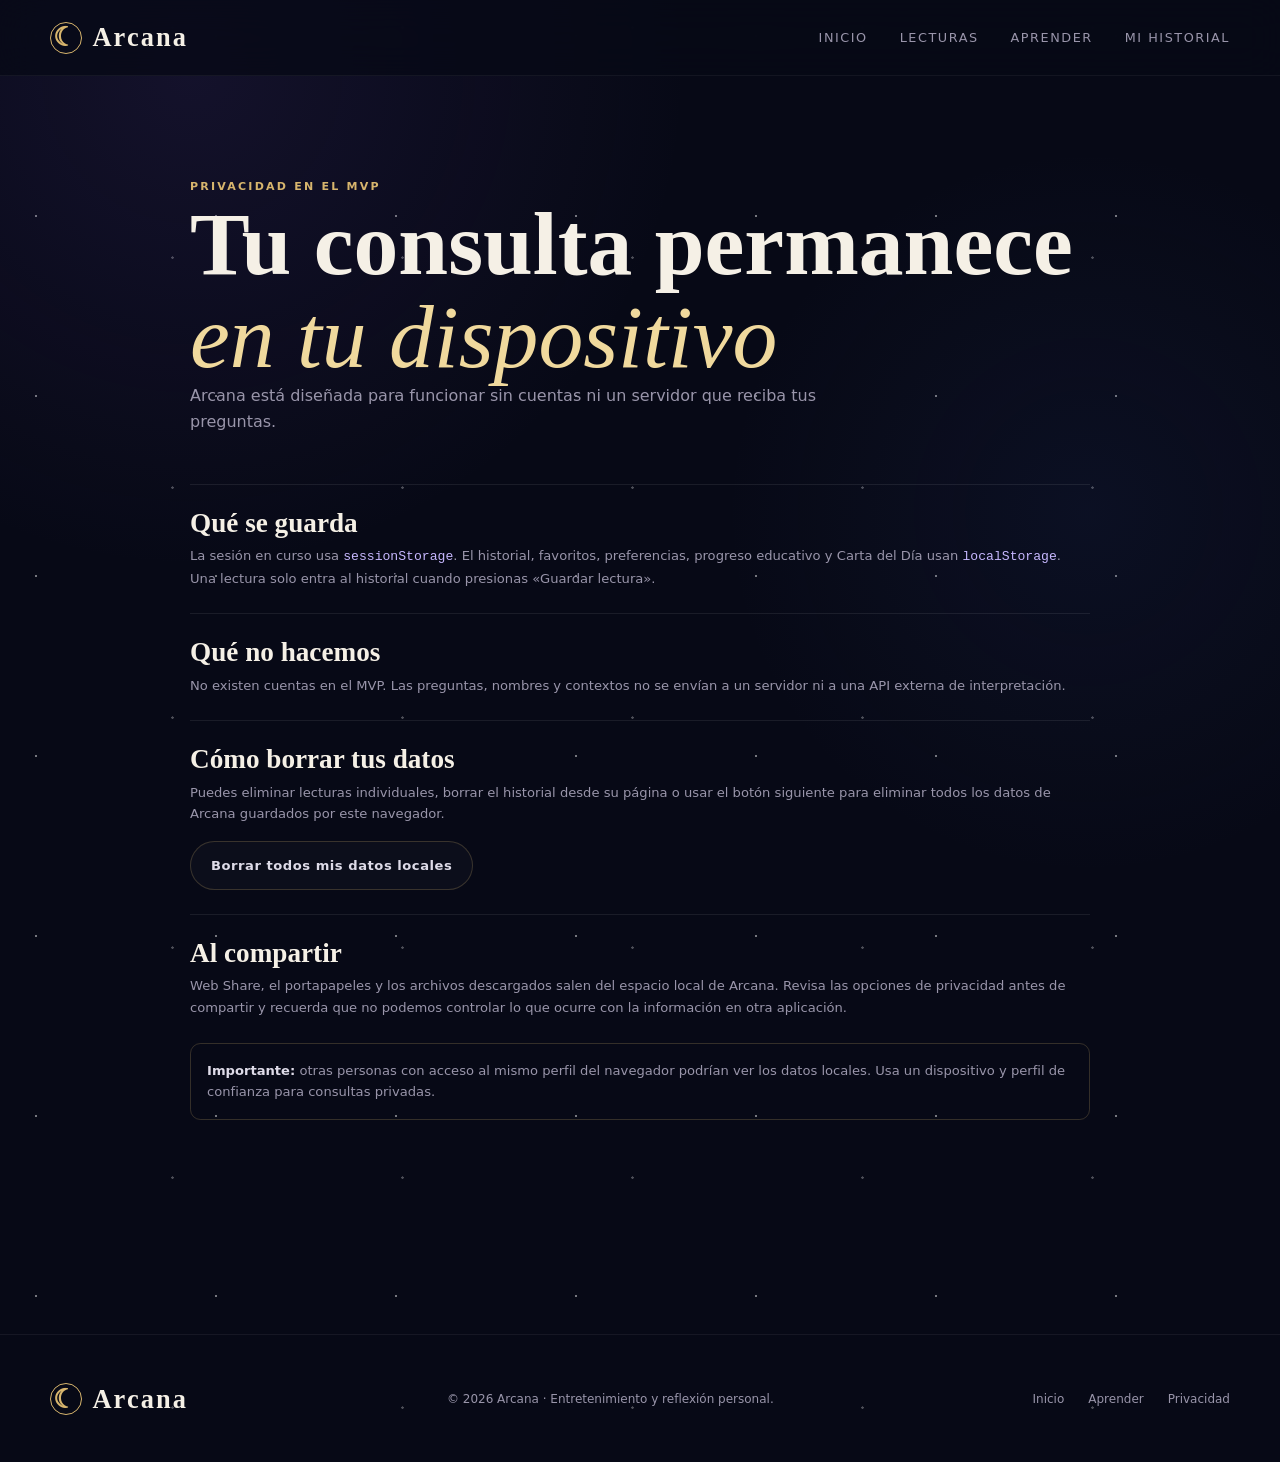
<file: privacidad.html>
<!doctype html><html lang="es"><head><meta charset="UTF-8"><meta name="viewport" content="width=device-width,initial-scale=1"><meta name="theme-color" content="#090b1a"><meta name="description" content="Privacidad y almacenamiento local en Arcana."><title>Privacidad · Arcana</title><link rel="canonical" href="https://mfuentespagliero.github.io/TAROT-MOBILE/privacidad.html"><meta property="og:type" content="website"><meta property="og:title" content="Privacidad · Arcana"><meta property="og:description" content="Cómo maneja Arcana tus consultas y datos locales."><meta property="og:url" content="https://mfuentespagliero.github.io/TAROT-MOBILE/privacidad.html"><meta name="twitter:card" content="summary"><link rel="icon" href="assets/icons/favicon.svg" type="image/svg+xml"><link rel="manifest" href="manifest.webmanifest"><link rel="stylesheet" href="css/global.css"><script src="js/error-boundary.js"></script><script type="module" src="js/app.js"></script></head><body data-page="privacy"><a class="skip-link" href="#contenido">Saltar al contenido</a><div data-site-header></div><main id="contenido" class="page-main"><article class="privacy-page section-shell"><header><p class="eyebrow">Privacidad en el MVP</p><h1>Tu consulta permanece<br><em>en tu dispositivo</em></h1><p>Arcana está diseñada para funcionar sin cuentas ni un servidor que reciba tus preguntas.</p></header><section><h2>Qué se guarda</h2><p>La sesión en curso usa <code>sessionStorage</code>. El historial, favoritos, preferencias, progreso educativo y Carta del Día usan <code>localStorage</code>. Una lectura solo entra al historial cuando presionas «Guardar lectura».</p></section><section><h2>Qué no hacemos</h2><p>No existen cuentas en el MVP. Las preguntas, nombres y contextos no se envían a un servidor ni a una API externa de interpretación.</p></section><section><h2>Cómo borrar tus datos</h2><p>Puedes eliminar lecturas individuales, borrar el historial desde su página o usar el botón siguiente para eliminar todos los datos de Arcana guardados por este navegador.</p><button class="button button--ghost" type="button" data-clear-local-data>Borrar todos mis datos locales</button></section><section><h2>Al compartir</h2><p>Web Share, el portapapeles y los archivos descargados salen del espacio local de Arcana. Revisa las opciones de privacidad antes de compartir y recuerda que no podemos controlar lo que ocurre con la información en otra aplicación.</p></section><aside><strong>Importante:</strong> otras personas con acceso al mismo perfil del navegador podrían ver los datos locales. Usa un dispositivo y perfil de confianza para consultas privadas.</aside></article></main><div data-site-footer></div><div class="toast-region" aria-live="polite" aria-atomic="true" data-toast-region></div></body></html>
</file>
<file: css/global.css>
@import url("variables.css");@import url("reset.css");@import url("components.css");
html{background:var(--color-bg);color-scheme:dark}body{font-family:var(--font-body);font-size:100%;color:var(--color-text);background-color:var(--color-bg);background-image:radial-gradient(circle at 15% 5%,rgba(87,60,152,.16),transparent 28%),radial-gradient(circle at 85% 35%,rgba(49,72,139,.11),transparent 25%),radial-gradient(circle at 20% 20%,rgba(255,255,255,.45) 0 1px,transparent 1.5px),radial-gradient(circle at 75% 12%,rgba(255,255,255,.28) 0 1px,transparent 1.5px);background-size:auto,auto,180px 180px,230px 230px;overflow-x:hidden;line-height:1.65}h1,h2,h3{font-family:var(--font-display);color:var(--color-ivory);line-height:1.04;font-weight:600}h1{font-size:clamp(3rem,7vw,6.7rem)}h2{font-size:clamp(2rem,4vw,3.4rem)}h1 em,h2 em{font-weight:500;color:var(--color-gold-light)}button,input,textarea,select,summary{font:inherit}:focus-visible{outline:3px solid var(--color-primary-light);outline-offset:4px}[id]{scroll-margin-top:calc(var(--header-height) + 1rem)}.page-main{min-height:65vh}.placeholder-page{padding-top:clamp(5rem,10vw,8rem);text-align:center}.placeholder-page>h1{font-size:clamp(3rem,7vw,5.5rem);margin-top:.5rem}.reveal{opacity:0;transform:translateY(18px);transition:opacity .7s ease,transform .7s ease}.reveal.is-visible{opacity:1;transform:none}.friendly-error,.offline-page{max-width:760px;min-height:65vh;display:grid;align-content:center;justify-items:center;text-align:center;padding-block:5rem}.friendly-error>span,.offline-page>span{font-size:4rem;color:var(--color-gold)}.friendly-error h1,.offline-page h1{margin:.5rem 0 1rem}.friendly-error>p:not(.eyebrow),.offline-page>p:not(.eyebrow){max-width:36rem;color:var(--color-muted);margin-bottom:1.5rem}.offline-page{gap:.75rem}.privacy-page{max-width:900px;padding-block:clamp(4rem,8vw,7rem)}.privacy-page>header{margin-bottom:3rem}.privacy-page>header>p:last-child{color:var(--color-muted);max-width:42rem}.privacy-page>section{padding:1.5rem 0;border-top:1px solid rgba(255,255,255,.08)}.privacy-page section h2{font-size:1.7rem;margin-bottom:.5rem}.privacy-page section p,.privacy-page>aside{color:var(--color-muted);font-size:.82rem}.privacy-page code{color:var(--color-primary-light)}.privacy-page section .button{margin-top:1rem}.privacy-page>aside{padding:1rem;border:1px solid var(--color-border);border-radius:var(--radius-sm)}.privacy-page>aside strong{color:var(--color-text)}
@media(prefers-reduced-motion:reduce){html{scroll-behavior:auto}*,*::before,*::after{animation-duration:.01ms!important;animation-iteration-count:1!important;transition-duration:.01ms!important;scroll-behavior:auto!important}.reveal{opacity:1;transform:none}}
@media(prefers-contrast:more){:root{--color-text:#fff;--color-muted:#d2cede;--color-border:rgba(255,229,164,.62)}.site-header,.modal,.reading-card,.result-block{background:#070916!important}:focus-visible{outline-color:#fff;outline-width:4px}.button--ghost,.chip{border-color:currentColor}}
@media(forced-colors:active){.button,.chip,.modal,.reading-card,.arcana-card{forced-color-adjust:auto}.reveal{opacity:1;transform:none}}
</file>
<file: css/home.css>
.hero{min-height:calc(92vh - var(--header-height));display:grid;grid-template-columns:1.12fr .88fr;align-items:center;gap:3rem;padding-block:4rem 5rem;position:relative}.hero__glow{position:absolute;width:520px;height:520px;border-radius:50%;background:rgba(103,72,181,.12);filter:blur(80px);right:0;pointer-events:none}.hero h1{margin:.7rem 0 1.25rem;letter-spacing:-.025em}.hero__intro{font-family:var(--font-display);font-size:1.28rem;max-width:35rem;color:#b8b3c5}.hero__actions{display:flex;gap:.75rem;margin-top:2rem}.hero__note{font-size:.7rem;color:var(--color-muted);margin-top:1.25rem}.hero__note span{color:var(--color-gold);margin-right:.4rem}.hero__visual{min-height:530px;display:grid;place-items:center;position:relative}.tarot-card{width:min(280px,65vw);aspect-ratio:.61;border-radius:1.1rem;padding:.7rem;background:linear-gradient(145deg,#2a2858,#0c1029);border:1px solid rgba(215,181,109,.5);box-shadow:0 35px 70px rgba(0,0,0,.5),0 0 55px rgba(109,86,179,.2);transform:rotate(4deg)}.tarot-card__frame{width:100%;height:100%;border:1px solid rgba(215,181,109,.55);border-radius:.7rem;display:grid;place-items:center;position:relative;background:repeating-radial-gradient(circle at center,transparent 0 28px,rgba(215,181,109,.075) 29px 30px)}.moon-symbol{font:5rem var(--font-display);color:var(--color-gold-light);filter:drop-shadow(0 0 14px rgba(215,181,109,.35))}.card-star{position:absolute;font-size:1.3rem;color:var(--color-gold);bottom:16%;}.orbit{position:absolute;width:430px;height:430px;border:1px solid rgba(215,181,109,.16);border-radius:50%;animation:spin 40s linear infinite}.orbit i{position:absolute;width:6px;height:6px;background:var(--color-gold);border-radius:50%;box-shadow:0 0 8px var(--color-gold)}.orbit i:nth-child(1){top:11%;left:20%}.orbit i:nth-child(2){right:2%;top:45%}.orbit i:nth-child(3){bottom:8%;left:30%}.floating-star{position:absolute;color:var(--color-primary-light)}.floating-star--one{left:5%;top:22%;font-size:2rem}.floating-star--two{right:4%;bottom:22%}
.quick-section,.catalog-section,.how-section{padding-block:5rem}.reading-grid--featured{grid-template-columns:repeat(4,1fr)}.reading-grid--featured .reading-card:first-child{background:linear-gradient(145deg,rgba(57,45,102,.92),rgba(16,18,42,.95))}.daily-section{padding-block:3rem}.daily-card{border:1px solid var(--color-border);border-radius:var(--radius-lg);background:linear-gradient(120deg,rgba(21,21,53,.95),rgba(11,14,34,.96));display:grid;grid-template-columns:.8fr 1.2fr;overflow:hidden;box-shadow:var(--shadow-card)}.daily-card__art{min-height:430px;display:grid;place-items:center;background:radial-gradient(circle,rgba(132,102,210,.22),transparent 55%)}.mini-card{height:315px;aspect-ratio:.61;border:1px solid rgba(215,181,109,.6);border-radius:.6rem;background:linear-gradient(#1f2150,#0c1027);padding:1rem;display:flex;flex-direction:column;align-items:center;justify-content:space-between;color:var(--color-gold-light);box-shadow:0 28px 50px rgba(0,0,0,.4);transform:rotate(-5deg)}.mini-card b{font-size:5rem;text-shadow:0 0 20px rgba(215,181,109,.35)}.mini-card small{letter-spacing:.18em}.daily-card__content{padding:clamp(2rem,5vw,5rem);align-self:center}.daily-card__content h2{margin:.45rem 0 1rem}.daily-card__content>p{color:var(--color-muted);max-width:30rem}.daily-card__preview{border-left:1px solid var(--color-gold);padding-left:1rem;margin:1.4rem 0}.daily-card__preview span{font-size:.65rem;text-transform:uppercase;letter-spacing:.15em;color:var(--color-gold)}.daily-card__preview p{font-size:.78rem;color:var(--color-muted)}.catalog-actions{text-align:center;margin-top:2rem}.pathways{padding-block:4rem;display:grid;grid-template-columns:1fr 1fr;gap:1rem}.path-card{min-height:270px;padding:2rem;display:flex;gap:1.5rem;align-items:flex-start;border:1px solid var(--color-border);border-radius:var(--radius-lg);background:rgba(17,20,45,.75);transition:var(--transition)}.path-card:hover{transform:translateY(-4px);border-color:rgba(215,181,109,.5)}.path-card__icon{font-size:2.5rem;color:var(--color-gold)}.path-card h2{font-size:2.1rem;margin:.5rem 0}.path-card p:not(.eyebrow){color:var(--color-muted);font-size:.82rem;margin-bottom:1rem}.steps{display:grid;grid-template-columns:repeat(3,1fr);gap:1rem;counter-reset:steps}.steps li{padding:2rem;border-top:1px solid var(--color-border)}.steps span{color:var(--color-gold);font:1.2rem var(--font-display)}.steps h3{font-size:1.6rem;margin:.75rem 0}.steps p{color:var(--color-muted);font-size:.8rem}.disclaimer{margin-top:4rem;padding-block:1.25rem;border-top:1px solid rgba(255,255,255,.07);border-bottom:1px solid rgba(255,255,255,.07);display:flex;gap:1rem;align-items:center}.disclaimer>span{color:var(--color-gold)}.disclaimer p{font-size:.72rem;color:var(--color-muted)}.disclaimer strong{color:var(--color-text)}@keyframes spin{to{transform:rotate(1turn)}}
@media(max-width:900px){.hero{grid-template-columns:1fr;min-height:auto;text-align:center;padding-top:6rem}.hero__content{display:grid;justify-items:center}.hero__visual{min-height:460px}.reading-grid--featured{grid-template-columns:repeat(2,1fr)}.daily-card{grid-template-columns:1fr}.daily-card__art{min-height:370px}.pathways{grid-template-columns:1fr}.steps{grid-template-columns:1fr}.steps li{display:grid;grid-template-columns:48px 1fr;column-gap:1rem}.steps li p{grid-column:2}}
@media(max-width:520px){.hero{padding-top:4rem}.hero h1 br{display:none}.hero__actions{width:100%;flex-direction:column}.hero__actions .button{width:100%}.hero__visual{min-height:390px}.orbit{width:330px;height:330px}.reading-grid--featured{grid-template-columns:1fr}.daily-card__art{min-height:320px}.mini-card{height:260px}.path-card{flex-direction:column;padding:1.5rem}.disclaimer{align-items:flex-start}}
.mini-card small{letter-spacing:.12em;text-align:center}.mini-card.is-reversed b{transform:rotate(180deg)}.daily-card>.loader{grid-column:1/-1;align-self:center;padding:8rem 0}.daily-card__preview p+p{margin-top:.55rem}.daily-card__preview strong{color:var(--color-text)}
.catalog-toolbar{display:flex;align-items:center;justify-content:space-between;gap:1rem;margin-bottom:1rem}.search-field{width:min(100%,520px);min-height:50px;display:flex;align-items:center;gap:.7rem;padding:0 1rem;border:1px solid rgba(255,255,255,.1);border-radius:var(--radius-pill);background:rgba(8,10,25,.75);transition:border var(--transition),box-shadow var(--transition)}.search-field:focus-within{border-color:var(--color-primary);box-shadow:0 0 0 3px rgba(156,131,230,.12)}.search-field>span{color:var(--color-gold);font-size:1.2rem}.search-field input{width:100%;border:0;outline:0;background:transparent;color:var(--color-text);font-size:.82rem}.search-field input::placeholder{color:#777386}.catalog-count{color:var(--color-muted);font-size:.7rem;white-space:nowrap}.catalog-empty{grid-column:1/-1;margin:0 auto}.reading-grid--featured .reading-card{min-height:300px}@media(max-width:600px){.catalog-toolbar{align-items:stretch;flex-direction:column}.catalog-count{padding-left:.5rem}.search-field{width:100%}}
</file>
<file: css/learn.css>
.arcana-hero{min-height:calc(82vh - var(--header-height));display:grid;grid-template-columns:1.15fr .85fr;align-items:center;gap:4rem;padding-block:5rem}.arcana-hero h1{font-size:clamp(3.4rem,7vw,6rem);margin:.65rem 0 1.25rem}.arcana-hero__copy>p:not(.eyebrow){max-width:38rem;color:var(--color-muted);font-size:.92rem}.arcana-hero__copy .button{margin-top:1.75rem}.arcana-hero__visual{display:grid;place-items:center;min-height:430px;position:relative}.arcana-hero__visual::before{content:"";position:absolute;width:360px;height:360px;border:1px solid rgba(215,181,109,.16);border-radius:50%;box-shadow:0 0 70px rgba(121,91,194,.16)}
.arcana-card{position:relative;display:flex;flex-direction:column;width:100%;aspect-ratio:2/3;border-radius:.9rem;overflow:hidden;border:1px solid rgba(215,181,109,.55);background:linear-gradient(150deg,#282654,#0d1129);box-shadow:0 18px 40px rgba(0,0,0,.36);color:var(--color-ivory);transition:transform var(--transition),box-shadow var(--transition),border-color var(--transition)}.arcana-card::before{content:"";position:absolute;inset:.48rem;border:1px solid rgba(215,181,109,.42);border-radius:.58rem;pointer-events:none}.arcana-card::after{content:"";position:absolute;inset:15%;border:1px solid rgba(199,184,255,.12);transform:rotate(45deg);pointer-events:none}.arcana-card--back{width:245px;transform:rotate(4deg);box-shadow:0 28px 65px rgba(0,0,0,.5),0 0 45px rgba(137,104,211,.2)}.arcana-card__inner{position:absolute;inset:1rem;border:1px solid rgba(215,181,109,.5);border-radius:.5rem;display:grid;place-items:center;background:repeating-radial-gradient(circle at center,transparent 0 25px,rgba(215,181,109,.07) 26px 27px)}.arcana-card__inner span{font-size:5rem;color:var(--color-gold-light);filter:drop-shadow(0 0 14px rgba(215,181,109,.4))}.arcana-card__inner i{position:absolute;top:17%;font-style:normal;color:var(--color-primary-light)}.arcana-card__inner b{position:absolute;bottom:12%;font:600 .7rem var(--font-body);letter-spacing:.28em;color:var(--color-gold)}
.arcana-explorer{padding-block:5rem}.arcana-toolbar{display:flex;align-items:center;justify-content:space-between;gap:1rem;margin-bottom:2rem}.search-field{width:min(100%,480px);min-height:50px;display:flex;align-items:center;gap:.7rem;padding:0 1rem;border:1px solid rgba(255,255,255,.1);border-radius:var(--radius-pill);background:rgba(8,10,25,.75);transition:border var(--transition),box-shadow var(--transition)}.search-field:focus-within{border-color:var(--color-primary);box-shadow:0 0 0 3px rgba(156,131,230,.12)}.search-field>span{color:var(--color-gold);font-size:1.2rem}.search-field input{width:100%;border:0;outline:0;background:transparent;color:var(--color-text);font-size:.82rem}.search-field input::placeholder{color:#777386}.arcana-toolbar>p{font-size:.72rem;color:var(--color-muted)}
.arcana-filter-row{display:flex;align-items:flex-start;justify-content:space-between;gap:1rem;margin-bottom:2rem}.arcana-filter-row .chip-list{margin-bottom:0}.answer-filter select{min-height:40px;padding:.55rem 2.2rem .55rem .85rem;border:1px solid rgba(255,255,255,.1);border-radius:var(--radius-pill);background:#0d1024;color:var(--color-text);font-size:.7rem;cursor:pointer}.answer-filter select:focus-visible{border-color:var(--color-primary)}
.arcana-grid{display:grid;grid-template-columns:repeat(5,1fr);gap:1.25rem}.arcana-tile{border:0;background:transparent;color:inherit;padding:0;cursor:pointer;text-align:left;border-radius:var(--radius-md)}.arcana-tile .arcana-card{width:100%}.arcana-tile:hover .arcana-card,.arcana-tile:focus-visible .arcana-card{transform:translateY(-7px);border-color:var(--color-gold-light);box-shadow:0 25px 55px rgba(0,0,0,.48),0 0 24px rgba(155,126,224,.14)}.arcana-tile:focus-visible{outline:2px solid var(--color-primary-light);outline-offset:6px}.arcana-card--front{justify-content:space-between;align-items:center;padding:1rem .8rem;background:radial-gradient(circle at 50% 42%,rgba(134,103,207,.22),transparent 34%),linear-gradient(150deg,#25254f,#0d1129)}.arcana-card__number{font:600 1rem var(--font-display);color:var(--color-gold-light);z-index:1}.arcana-card__stars{font-size:.52rem;letter-spacing:.18em;color:var(--color-gold);z-index:1}.arcana-card__symbol{display:grid;place-items:center;width:56%;aspect-ratio:1;border:1px solid rgba(215,181,109,.38);border-radius:50%;font:3rem var(--font-display);color:var(--color-gold-light);text-shadow:0 0 18px rgba(215,181,109,.4);z-index:1}.arcana-card__name{font:600 clamp(.9rem,1.7vw,1.25rem)/1 var(--font-display);text-align:center;z-index:1}.arcana-card__element{text-transform:uppercase;letter-spacing:.15em;font-size:.48rem;color:var(--color-muted);z-index:1}.arcana-tile__hint{display:flex;justify-content:space-between;padding:.75rem .15rem 0;font-size:.66rem;color:var(--color-muted);transition:color var(--transition)}.arcana-tile:hover .arcana-tile__hint{color:var(--color-gold-light)}.arcana-empty{grid-column:1/-1}.arcana-card.is-reversed{transform:rotate(180deg)}
.suit-bastos{--arcana-accent:#e49a5e}.suit-copas{--arcana-accent:#72b9dc}.suit-espadas{--arcana-accent:#b5bcd8}.suit-oros{--arcana-accent:#d3b15b}.suit-major{--arcana-accent:var(--color-primary-light)}.suit-bastos .arcana-card--front,.suit-copas .arcana-card--front,.suit-espadas .arcana-card--front,.suit-oros .arcana-card--front{background:radial-gradient(circle at 50% 42%,color-mix(in srgb,var(--arcana-accent) 20%,transparent),transparent 34%),linear-gradient(150deg,#242748,#0c1025)}.suit-bastos .arcana-card__symbol,.suit-copas .arcana-card__symbol,.suit-espadas .arcana-card__symbol,.suit-oros .arcana-card__symbol{color:var(--arcana-accent);border-color:color-mix(in srgb,var(--arcana-accent) 52%,transparent);text-shadow:0 0 18px color-mix(in srgb,var(--arcana-accent) 42%,transparent)}
.card-detail{width:min(94%,980px)}.card-detail__layout{display:grid;grid-template-columns:310px 1fr;min-height:620px}.card-detail__visual{display:flex;flex-direction:column;align-items:center;justify-content:center;gap:1rem;padding:2.5rem;background:radial-gradient(circle,rgba(120,88,190,.22),transparent 55%),#0b0e21;border-right:1px solid var(--color-border)}.card-detail__visual .arcana-card{width:225px}.card-detail__visual small{color:var(--color-muted);font-size:.65rem;letter-spacing:.12em}.card-detail__content{padding:2.5rem;overflow-y:auto}.card-detail__content h2{margin:.35rem 0 .4rem}.card-detail__association{font-size:.7rem;color:var(--color-muted)}.orientation-tabs{display:flex;gap:.5rem;margin:1.5rem 0 1rem}.orientation-tabs button{border:1px solid rgba(255,255,255,.1);border-radius:var(--radius-pill);background:transparent;color:var(--color-muted);padding:.55rem 1rem;cursor:pointer;font-size:.7rem}.orientation-tabs button[aria-selected="true"]{color:var(--color-ivory);border-color:var(--color-gold);background:rgba(215,181,109,.08)}.keyword-list{display:flex;flex-wrap:wrap;gap:.4rem}.keyword-list span{padding:.3rem .6rem;border-radius:var(--radius-pill);background:rgba(156,131,230,.11);color:var(--color-primary-light);font-size:.64rem}.card-detail__meaning{margin:1.1rem 0 1.5rem;color:#c4c0ce;font-size:.84rem}.meaning-grid{display:grid;grid-template-columns:1fr 1fr;gap:.65rem}.meaning-grid article{padding:.9rem;border:1px solid rgba(255,255,255,.07);border-radius:var(--radius-sm);background:rgba(255,255,255,.02)}.meaning-grid h3{font-size:1rem;margin-bottom:.35rem}.meaning-grid p{font-size:.68rem;color:var(--color-muted)}.card-detail blockquote{margin:1.5rem 0;padding-left:1rem;border-left:1px solid var(--color-gold);font:italic 1.25rem var(--font-display);color:var(--color-gold-light)}.reflection-box{display:flex;gap:.8rem;padding:.9rem;border:1px solid var(--color-border);border-radius:var(--radius-sm);background:rgba(215,181,109,.04)}.reflection-box span{display:grid;place-items:center;flex:0 0 26px;height:26px;border:1px solid var(--color-gold);border-radius:50%;color:var(--color-gold);font:1rem var(--font-display)}.reflection-box p{font-size:.72rem;color:var(--color-muted)}.card-detail__nav{display:flex;justify-content:space-between;gap:.75rem;margin-top:1.5rem}.card-detail__nav .button{min-height:42px;padding:.6rem 1rem}
@media(max-width:1000px){.arcana-grid{grid-template-columns:repeat(4,1fr)}}
@media(max-width:800px){.arcana-hero{grid-template-columns:1fr;text-align:center;padding-top:6rem}.arcana-hero__copy{display:grid;justify-items:center}.arcana-hero__visual{min-height:370px}.arcana-grid{grid-template-columns:repeat(3,1fr)}.arcana-filter-row{align-items:stretch;flex-direction:column}.card-detail__layout{grid-template-columns:1fr}.card-detail__visual{display:none}.card-detail__content{padding-top:4rem}}
@media(max-width:560px){.arcana-hero{padding-top:4rem}.arcana-grid{grid-template-columns:repeat(2,1fr);gap:.75rem}.arcana-toolbar{align-items:stretch;flex-direction:column}.arcana-toolbar>p{padding-left:.5rem}.answer-filter select{width:100%}.meaning-grid{grid-template-columns:1fr}.card-detail__content{padding:4rem 1.25rem 1.25rem}.card-detail__nav .button{font-size:.7rem}.arcana-card__symbol{font-size:2.35rem}}
.learn-hero-actions{display:flex;flex-wrap:wrap;gap:.75rem;margin-top:1.75rem}.arcana-hero__copy .learn-hero-actions .button{margin-top:0}.learning-section,.study-section,.practice-section{padding-block:5rem}.learning-progress{display:grid;grid-template-columns:auto 1fr;align-items:center;gap:1rem;margin-bottom:1rem;color:var(--color-muted);font-size:.7rem}.learning-progress b{color:var(--color-gold-light)}.learning-progress>div{height:6px;border-radius:var(--radius-pill);background:rgba(255,255,255,.07);overflow:hidden}.learning-progress i{display:block;width:var(--progress);height:100%;background:linear-gradient(90deg,var(--color-primary),var(--color-gold))}.curriculum-layout{display:grid;grid-template-columns:minmax(270px,.72fr) minmax(0,1.5fr);gap:1rem;align-items:start}.lesson-index{display:grid;gap:.45rem;max-height:760px;overflow-y:auto;padding-right:.35rem}.lesson-card{display:grid;grid-template-columns:35px 1fr 24px;gap:.7rem;width:100%;padding:.9rem;border:1px solid rgba(255,255,255,.07);border-radius:var(--radius-sm);background:rgba(14,17,38,.7);color:inherit;text-align:left;cursor:pointer;transition:var(--transition)}.lesson-card:hover,.lesson-card[aria-current="true"]{border-color:var(--color-border);background:rgba(74,57,117,.22)}.lesson-card>span{color:var(--color-gold);font:1rem var(--font-display)}.lesson-card h3{font-size:1rem}.lesson-card p{margin-top:.25rem;color:var(--color-muted);font-size:.6rem}.lesson-card small{color:var(--color-primary-light);font-size:.55rem}.lesson-card>b{display:grid;place-items:center;color:var(--color-gold)}.lesson-panel{scroll-margin-top:calc(var(--header-height) + 1rem)}.lesson-view{border:1px solid var(--color-border);border-radius:var(--radius-lg);overflow:hidden;background:linear-gradient(145deg,rgba(24,25,54,.94),rgba(10,13,31,.96))}.lesson-view>header{padding:clamp(1.5rem,4vw,2.75rem);border-bottom:1px solid rgba(255,255,255,.07);background:radial-gradient(circle at 90% 0,rgba(123,93,190,.2),transparent 42%)}.lesson-view>header h2{margin:.4rem 0 .75rem}.lesson-view>header>p:last-child{color:var(--color-muted)}.lesson-view__body{display:grid;gap:1.25rem;padding:clamp(1.5rem,4vw,2.75rem)}.lesson-view__body section h3,.lesson-view__body aside h3{font-size:1.35rem;margin-bottom:.4rem}.lesson-view__body section p{color:#bbb7c6;font-size:.8rem}.lesson-view__body aside{padding:1.15rem;border-left:2px solid var(--color-gold);background:rgba(215,181,109,.04)}.lesson-view__body aside ul{display:grid;gap:.4rem;list-style:disc;padding-left:1.2rem;color:var(--color-muted);font-size:.72rem}.responsible-note{display:flex;gap:.75rem;padding:1rem;border:1px solid var(--color-border);border-radius:var(--radius-sm)}.responsible-note span{color:var(--color-gold)}.responsible-note p{color:var(--color-muted);font-size:.68rem}.lesson-view>footer{display:grid;grid-template-columns:1fr auto 1fr;gap:.65rem;padding:1rem;border-top:1px solid rgba(255,255,255,.07)}.lesson-view>footer .button:last-child{justify-self:end}.study-dashboard{display:grid;grid-template-columns:1fr auto;gap:1rem;padding:clamp(1.25rem,4vw,2rem);border:1px solid var(--color-border);border-radius:var(--radius-lg);background:rgba(16,19,42,.78)}.study-stats{display:grid;grid-template-columns:repeat(3,1fr);gap:.75rem}.study-stats article{display:grid;padding:1rem;border:1px solid rgba(255,255,255,.07);border-radius:var(--radius-sm)}.study-stats strong{font:600 2rem var(--font-display);color:var(--color-gold-light)}.study-stats span{font-size:.62rem;color:var(--color-muted)}.study-actions{display:flex;align-items:center;gap:.65rem}.explorer-controls{display:flex;align-items:center;justify-content:flex-end;gap:.6rem}.explorer-controls select{min-height:42px;padding:.55rem .75rem;border:1px solid rgba(255,255,255,.1);border-radius:var(--radius-pill);background:#0d1024;color:var(--color-text)}.view-switch{display:flex;padding:.2rem;border:1px solid rgba(255,255,255,.1);border-radius:var(--radius-pill)}.view-switch button{width:36px;height:34px;border:0;border-radius:var(--radius-pill);background:transparent;color:var(--color-muted);cursor:pointer}.view-switch button[aria-pressed="true"]{background:rgba(215,181,109,.12);color:var(--color-gold-light)}.explorer-controls>p{min-width:65px;color:var(--color-muted);font-size:.68rem}.arcana-tile__body{display:grid}.arcana-tile__summary{display:none}.study-badges{display:flex;flex-wrap:wrap;gap:.25rem;padding-top:.35rem}.study-badges i{padding:.2rem .4rem;border:1px solid var(--color-border);border-radius:var(--radius-pill);color:var(--color-gold-light);font-size:.5rem;font-style:normal}.arcana-grid.is-list{grid-template-columns:1fr 1fr}.arcana-grid.is-list .arcana-tile{display:grid;grid-template-columns:105px 1fr;gap:1rem;padding:1rem;border:1px solid rgba(255,255,255,.07);background:rgba(14,17,38,.7)}.arcana-grid.is-list .arcana-card{width:105px}.arcana-grid.is-list .arcana-tile__body{align-content:center}.arcana-grid.is-list .arcana-tile__hint{font:600 1.2rem var(--font-display);color:var(--color-ivory)}.arcana-grid.is-list .arcana-tile__summary{display:block;margin-top:.5rem;color:var(--color-muted);font-size:.67rem}.card-study-actions{display:grid;gap:.4rem;width:225px}.card-study-actions button{padding:.55rem;border:1px solid rgba(255,255,255,.1);border-radius:var(--radius-pill);background:transparent;color:var(--color-muted);cursor:pointer}.card-study-actions button[aria-pressed="true"]{border-color:var(--color-gold);color:var(--color-gold-light);background:rgba(215,181,109,.08)}.orientation-summary{display:grid;grid-template-columns:1fr 1fr;gap:.65rem;margin-bottom:.65rem}.orientation-summary article{padding:.9rem;border:1px solid rgba(255,255,255,.07);border-radius:var(--radius-sm)}.orientation-summary h3{font-size:1rem;margin-bottom:.35rem}.orientation-summary p{font-size:.68rem;color:var(--color-muted)}.related-cards{margin-top:1.25rem}.related-cards>h3{font-size:1.25rem;margin-bottom:.65rem}.related-cards>div{display:grid;grid-template-columns:repeat(3,1fr);gap:.5rem}.related-cards button{display:grid;justify-items:center;gap:.25rem;padding:.7rem;border:1px solid rgba(255,255,255,.08);border-radius:var(--radius-sm);background:rgba(255,255,255,.02);color:var(--color-text);cursor:pointer;font-size:.6rem}.related-cards button span{font:1.5rem var(--font-display);color:var(--color-gold)}.practice-selector{display:grid;grid-template-columns:repeat(5,1fr);gap:.65rem}.practice-card{min-height:145px;padding:1rem;border:1px solid rgba(255,255,255,.08);border-radius:var(--radius-md);background:rgba(15,18,39,.75);color:inherit;text-align:left;cursor:pointer}.practice-card:hover{border-color:var(--color-gold)}.practice-card span{color:var(--color-gold)}.practice-card h3{margin-top:1rem;font-size:1.2rem}.practice-stage{max-width:860px;margin:1rem auto 0;padding:clamp(1.25rem,4vw,2.5rem);border:1px solid var(--color-border);border-radius:var(--radius-lg);background:linear-gradient(145deg,rgba(25,25,54,.9),rgba(11,14,32,.95))}.practice-stage>p{color:var(--color-muted);text-align:center}.practice-question>h3{margin:.4rem 0 1rem}.practice-question>p:not(.eyebrow):not(.practice-feedback){color:var(--color-muted)}.practice-card-focus{display:flex;align-items:center;gap:.8rem;margin:1rem 0;padding:1rem;border:1px solid rgba(255,255,255,.07);border-radius:var(--radius-sm)}.practice-card-focus>span{display:grid;place-items:center;width:48px;height:48px;border:1px solid var(--color-gold);border-radius:50%;font-size:1.7rem;color:var(--color-gold)}.practice-card-focus small,.practice-card-focus strong{display:block}.practice-card-focus small{color:var(--color-muted);font-size:.58rem}.practice-card-focus strong{font:600 1.2rem var(--font-display)}.practice-options{display:grid;gap:.55rem;margin-top:1rem}.practice-options button{padding:1rem;border:1px solid rgba(255,255,255,.08);border-radius:var(--radius-sm);background:rgba(255,255,255,.025);color:var(--color-text);text-align:left;cursor:pointer}.practice-options button:hover{border-color:var(--color-primary-light)}.practice-options button.is-correct{border-color:#72bd91;background:rgba(79,153,108,.12)}.practice-options button.is-wrong{border-color:#d66f7c;background:rgba(170,62,79,.12)}.practice-feedback{margin:1rem 0;padding:1rem;border-left:2px solid var(--color-gold);background:rgba(215,181,109,.04);color:var(--color-muted);font-size:.72rem}.practice-question>.text-link{display:block;margin:1rem 0 0 auto;border:0;background:transparent;cursor:pointer}.practice-question label{display:grid;gap:.45rem;margin:1rem 0;color:var(--color-muted);font-size:.7rem}.practice-question textarea{width:100%;padding:.9rem;border:1px solid rgba(255,255,255,.1);border-radius:var(--radius-sm);background:#090b1a;color:var(--color-text);resize:vertical}.practice-spread{display:grid;grid-template-columns:repeat(3,1fr);gap:.55rem}.practice-spread section{display:grid;justify-items:center;padding:1rem;border:1px solid rgba(255,255,255,.07);border-radius:var(--radius-sm);text-align:center}.practice-spread span{font:2rem var(--font-display);color:var(--color-gold)}.practice-spread small{color:var(--color-muted)}.orientation-compare{display:grid;grid-template-columns:1fr 1fr;gap:.65rem}.orientation-compare section{padding:1rem;border:1px solid rgba(255,255,255,.07);border-radius:var(--radius-sm)}.orientation-compare p{color:var(--color-muted);font-size:.7rem}.learning-disclaimer{display:flex;gap:1rem;margin-top:3rem;padding:1.25rem;border-block:1px solid rgba(255,255,255,.07)}.learning-disclaimer>span{color:var(--color-gold)}.learning-disclaimer p{color:var(--color-muted);font-size:.72rem}.learning-disclaimer strong{color:var(--color-text)}
@media(max-width:980px){.curriculum-layout{grid-template-columns:1fr}.lesson-index{grid-template-columns:1fr 1fr;max-height:420px}.study-dashboard{grid-template-columns:1fr}.study-actions{justify-content:flex-start}.practice-selector{grid-template-columns:repeat(3,1fr)}.arcana-grid.is-list{grid-template-columns:1fr}}
@media(max-width:650px){.learn-hero-actions{width:100%;flex-direction:column}.learn-hero-actions .button{width:100%}.lesson-index{grid-template-columns:1fr;max-height:360px}.lesson-view>footer{grid-template-columns:1fr}.lesson-view>footer .button{width:100%;justify-self:stretch}.study-stats{grid-template-columns:1fr 1fr 1fr}.study-actions{align-items:stretch;flex-direction:column}.study-actions .button{width:100%}.explorer-controls{align-items:stretch;flex-wrap:wrap;justify-content:flex-start}.explorer-controls label{flex:1}.explorer-controls select{width:100%}.practice-selector{grid-template-columns:1fr 1fr}.orientation-summary,.orientation-compare{grid-template-columns:1fr}.practice-spread{grid-template-columns:1fr}.related-cards>div{grid-template-columns:1fr}.arcana-grid.is-list .arcana-tile{grid-template-columns:82px 1fr}.arcana-grid.is-list .arcana-card{width:82px}}
.arcana-tile{content-visibility:auto;contain-intrinsic-size:0 360px}
</file>
<file: css/history.css>
.history-page{padding-top:clamp(4rem,8vw,7rem)}.history-hero{text-align:center;max-width:780px;margin:0 auto 3rem}.history-hero h1{margin:.5rem 0 1rem}.history-hero>p:last-child{color:var(--color-muted)}.history-toolbar{display:grid;grid-template-columns:2fr repeat(4,1fr);gap:.75rem;padding:1rem;border:1px solid var(--color-border);border-radius:var(--radius-lg);background:rgba(14,17,38,.75)}.history-toolbar label{display:grid;gap:.35rem}.history-toolbar label>span{font-size:.58rem;color:var(--color-gold);text-transform:uppercase;letter-spacing:.1em}.history-toolbar input,.history-toolbar select{min-width:0;width:100%;padding:.75rem;border:1px solid rgba(255,255,255,.1);border-radius:var(--radius-sm);background:#090b1a;color:var(--color-text)}.history-toolbar .favorite-filter{grid-column:1/-1;display:flex;align-items:center;gap:.55rem}.history-toolbar .favorite-filter input{width:auto;accent-color:var(--color-gold)}.history-summary{display:flex;justify-content:space-between;align-items:center;margin:1.25rem 0}.history-summary p{color:var(--color-muted);font-size:.72rem}.history-summary .button{min-height:40px}.history-list{display:grid;grid-template-columns:repeat(3,1fr);gap:1rem}.history-card{display:flex;flex-direction:column;min-width:0;padding:1.35rem;border:1px solid var(--color-border);border-radius:var(--radius-md);background:linear-gradient(145deg,rgba(24,26,55,.92),rgba(11,14,32,.95))}.history-card__top{display:flex;justify-content:space-between;gap:1rem}.history-card time{font-size:.62rem;color:var(--color-muted)}.favorite-button{width:42px;height:42px;flex:0 0 42px;border:1px solid rgba(255,255,255,.1);border-radius:50%;background:transparent;color:#6e6a78;cursor:pointer;font-size:1.1rem}.favorite-button.is-favorite{color:var(--color-gold);border-color:var(--color-gold);background:rgba(215,181,109,.08)}.history-card h2{font-size:1.55rem;margin:1rem 0 .35rem}.history-deck{font-size:.68rem;color:var(--color-primary-light)}.history-card__cards{display:grid;gap:.4rem;margin:1.2rem 0}.history-card__cards li{display:grid;grid-template-columns:24px 1fr auto;align-items:center;font-size:.68rem;color:var(--color-text)}.history-card__cards span{color:var(--color-gold)}.history-card__cards small{color:var(--color-muted);font-size:.52rem}.history-card__actions{display:flex;gap:.5rem;margin-top:auto}.history-card__actions .button{flex:1;min-height:42px;padding:.55rem}.history-empty{grid-column:1/-1}.saved-reading{max-width:900px;margin:auto}.saved-reading>a{display:inline-block;margin-bottom:2rem}.saved-reading>header{display:flex;justify-content:space-between;gap:1rem;padding:clamp(1.5rem,4vw,3rem);border:1px solid var(--color-border);border-radius:var(--radius-lg);background:rgba(18,21,46,.8)}.saved-reading h1{margin:.4rem 0}.saved-reading header p:last-child{color:var(--color-muted)}.saved-reading__meta{display:grid;grid-template-columns:repeat(3,1fr);gap:.75rem;margin:1rem 0 2rem}.saved-reading__meta>div{padding:1rem;border:1px solid rgba(255,255,255,.07);border-radius:var(--radius-sm)}.saved-reading dt{font-size:.55rem;color:var(--color-gold);text-transform:uppercase}.saved-reading dd{margin:.2rem 0 0}.saved-card-list{display:grid;grid-template-columns:1fr 1fr;gap:.6rem;margin-top:1rem}.saved-card-list li{display:flex;gap:.75rem;padding:1rem;border:1px solid rgba(255,255,255,.07);border-radius:var(--radius-sm)}.saved-card-list>li>span{color:var(--color-gold)}.saved-card-list small{display:block;color:var(--color-muted)}.saved-card-list strong{font:600 1.15rem var(--font-display)}.saved-card-list p{font-size:.58rem;color:var(--color-primary-light)}.saved-interpretation{margin-top:2rem;padding:clamp(1.5rem,4vw,3rem);border:1px solid var(--color-border);border-radius:var(--radius-lg);background:rgba(18,21,46,.8)}.saved-interpretation>p:not(.eyebrow){color:#c3bfcc;font:1.1rem var(--font-display)}.saved-interpretation>div{display:grid;grid-template-columns:1fr 1fr;gap:1rem;margin-top:1.5rem}.saved-interpretation article{padding-top:1rem;border-top:1px solid var(--color-border)}.saved-interpretation article p{color:var(--color-muted);font-size:.72rem}.saved-reading__actions{display:flex;justify-content:space-between;gap:1rem;margin-top:1.5rem}@media(max-width:900px){.history-toolbar{grid-template-columns:1fr 1fr}.history-search{grid-column:1/-1}.history-list{grid-template-columns:1fr 1fr}}@media(max-width:600px){.history-toolbar,.history-list,.saved-card-list,.saved-interpretation>div,.saved-reading__meta{grid-template-columns:1fr}.history-search{grid-column:auto}.history-summary{align-items:flex-start;gap:1rem;flex-direction:column}.history-card__actions,.saved-reading__actions{flex-direction:column}.history-card__actions .button,.saved-reading__actions .button{width:100%}.saved-reading>header{align-items:flex-start}.saved-reading__meta{gap:.5rem}}
</file>
<file: css/reading.css>
.preparation{padding-top:2.5rem;min-height:75vh}.reading-flow{max-width:1040px;margin:auto}.flow-progress{margin-bottom:clamp(3rem,7vw,5rem)}.flow-progress ol{display:grid;grid-template-columns:repeat(5,1fr);position:relative}.flow-progress ol::before{content:"";position:absolute;top:17px;left:10%;right:10%;height:1px;background:rgba(255,255,255,.1)}.flow-progress li{position:relative;z-index:1;display:grid;justify-items:center;gap:.45rem;color:#6f6b7e}.flow-progress li>span{width:35px;height:35px;display:grid;place-items:center;border:1px solid rgba(255,255,255,.12);border-radius:50%;background:var(--color-bg);font-size:.68rem}.flow-progress li>b{font-size:.62rem;text-transform:uppercase;letter-spacing:.1em}.flow-progress .is-complete,.flow-progress .is-current{color:var(--color-gold-light)}.flow-progress .is-complete>span{background:rgba(215,181,109,.12);border-color:var(--color-gold)}.flow-progress .is-current>span{border-color:var(--color-primary-light);box-shadow:0 0 20px rgba(156,131,230,.28);color:var(--color-primary-light)}
.flow-heading{text-align:center;margin:0 auto 2.5rem;max-width:720px}.flow-heading h1{font-size:clamp(2.8rem,6vw,5rem);margin:.5rem 0 1rem}.flow-heading>p:last-child{color:var(--color-muted);font-size:.86rem}.flow-actions{display:flex;justify-content:space-between;align-items:center;gap:1rem;margin-top:2rem}.button:disabled{opacity:.38;cursor:not-allowed;transform:none}
.deck-grid{display:grid;grid-template-columns:1fr 1fr;gap:1rem}.deck-option{display:grid;grid-template-columns:145px 1fr;min-height:280px;border:1px solid rgba(255,255,255,.08);border-radius:var(--radius-lg);overflow:hidden;background:linear-gradient(145deg,rgba(22,25,51,.94),rgba(10,13,30,.94));transition:transform var(--transition),border-color var(--transition),box-shadow var(--transition)}.deck-option:hover{transform:translateY(-3px);border-color:color-mix(in srgb,var(--deck-b) 45%,transparent)}.deck-option.is-selected{border-color:var(--deck-b);box-shadow:0 0 0 2px color-mix(in srgb,var(--deck-b) 13%,transparent),var(--shadow-card)}.deck-option__visual{display:grid;place-items:center;background:radial-gradient(circle,color-mix(in srgb,var(--deck-a) 50%,transparent),transparent 60%),var(--deck-c)}.deck-mini-card{width:86px;aspect-ratio:2/3;border:1px solid var(--deck-b);border-radius:.55rem;display:flex;flex-direction:column;align-items:center;justify-content:center;gap:.45rem;background:linear-gradient(150deg,var(--deck-a),var(--deck-c));box-shadow:0 16px 30px rgba(0,0,0,.4);transform:rotate(-4deg);position:relative}.deck-mini-card::before{content:"";position:absolute;inset:.38rem;border:1px solid color-mix(in srgb,var(--deck-b) 60%,transparent);border-radius:.3rem}.deck-mini-card span{font:2.3rem var(--font-display);color:var(--deck-b)}.deck-mini-card i{font-style:normal;color:var(--deck-b)}.deck-option__content{padding:1.35rem;display:flex;flex-direction:column}.deck-option__title{display:flex;justify-content:space-between;align-items:start;gap:.75rem}.deck-option h2{font-size:1.55rem}.selected-badge{padding:.25rem .5rem;border:1px solid var(--deck-b);border-radius:var(--radius-pill);color:var(--deck-b);font-size:.55rem;text-transform:uppercase;letter-spacing:.08em}.deck-option__content>p{color:var(--color-muted);font-size:.72rem;margin:.5rem 0 1rem}.deck-option dl{display:grid;gap:.45rem;margin:0 0 1rem}.deck-option dl>div{display:grid;grid-template-columns:55px 1fr;gap:.5rem}.deck-option dt{color:var(--color-gold);font-size:.58rem;text-transform:uppercase;letter-spacing:.08em}.deck-option dd{margin:0;color:#b1adbc;font-size:.65rem}.deck-option .button{align-self:flex-start;margin-top:auto;min-height:40px;padding:.55rem 1rem;font-size:.68rem}
.consultation-form{max-width:790px;margin:auto}.dynamic-fields{display:grid;grid-template-columns:1fr 1fr;gap:1rem}.field{align-content:start;padding:1.15rem;border:1px solid rgba(255,255,255,.075);border-radius:var(--radius-md);background:rgba(15,18,39,.72)}.field--textarea,.field--radio,.field--list,.field--switch{grid-column:1/-1}.field>label:first-child{display:flex;justify-content:space-between;gap:.75rem;color:var(--color-text);font-size:.72rem;font-weight:700}.field>label:first-child>span[aria-hidden]{color:var(--color-gold)}.field__optional{color:var(--color-muted);font-size:.56rem;text-transform:uppercase;letter-spacing:.08em;font-weight:500}.field textarea,.field input:not([type="radio"]):not([type="checkbox"]),.field select{width:100%;margin-top:.55rem;background:#090b1a;border:1px solid rgba(255,255,255,.12);border-radius:var(--radius-sm);color:var(--color-text);padding:.85rem;outline:0}.field textarea:focus,.field input:focus,.field select:focus{border-color:var(--color-primary-light);box-shadow:0 0 0 3px rgba(156,131,230,.1)}.field textarea::placeholder,.field input::placeholder{color:#686477}.field-error{min-height:1rem;margin-top:.35rem;color:#f1a6ad;font-size:.62rem}.field.has-error{border-color:rgba(241,122,135,.55)}.field [aria-invalid="true"]{border-color:#e47c88!important}.choice-grid{display:grid;grid-template-columns:1fr 1fr;gap:.65rem;margin-top:.65rem}.choice-card{display:block;cursor:pointer}.choice-card input{position:absolute;opacity:0;pointer-events:none}.choice-card span{min-height:92px;padding:1rem;display:grid;align-content:center;border:1px solid rgba(255,255,255,.1);border-radius:var(--radius-sm);background:#090b1a;transition:var(--transition)}.choice-card strong{font:600 1.1rem var(--font-display);color:var(--color-ivory)}.choice-card small{color:var(--color-muted);font-size:.62rem}.choice-card input:checked+span{border-color:var(--color-gold);background:rgba(215,181,109,.07);box-shadow:0 0 0 2px rgba(215,181,109,.08)}.choice-card input:focus-visible+span{outline:2px solid var(--color-primary-light);outline-offset:3px}.switch-control{display:flex!important;justify-content:flex-start!important;align-items:center;gap:.75rem;margin-top:.65rem;cursor:pointer}.switch-control input{position:absolute;opacity:0}.switch-control>span{width:46px;height:26px;border-radius:var(--radius-pill);background:#090b1a;border:1px solid rgba(255,255,255,.14);position:relative;transition:var(--transition)}.switch-control>span::after{content:"";position:absolute;width:18px;height:18px;left:3px;top:3px;border-radius:50%;background:var(--color-muted);transition:var(--transition)}.switch-control input:checked+span{background:rgba(215,181,109,.18);border-color:var(--color-gold)}.switch-control input:checked+span::after{transform:translateX(20px);background:var(--color-gold-light)}.switch-control b{font-size:.7rem;color:var(--color-muted)}.position-inputs{display:grid;grid-template-columns:1fr 1fr;gap:.55rem;margin-top:.65rem}.position-inputs label{display:flex;align-items:center;gap:.5rem}.position-inputs label>span{flex:0 0 25px;height:25px;display:grid;place-items:center;border-radius:50%;background:rgba(215,181,109,.1);color:var(--color-gold);font-size:.6rem}.position-inputs input{margin-top:0!important}.form-error-summary{margin-bottom:1rem;padding:1rem 1.25rem;border:1px solid #c96674;border-radius:var(--radius-md);background:rgba(151,49,64,.12)}.form-error-summary h3{font-size:1.25rem}.form-error-summary ul{list-style:disc;padding-left:1rem;margin-top:.4rem}.form-error-summary a{color:#f1b1b9;font-size:.7rem;text-decoration:underline}.privacy-note{display:flex;gap:.85rem;margin-top:1rem;padding:1rem 1.15rem;border:1px solid var(--color-border);border-radius:var(--radius-md);background:rgba(215,181,109,.04)}.privacy-note>span{color:var(--color-gold)}.privacy-note p{color:var(--color-muted);font-size:.67rem}.privacy-note strong{color:var(--color-text)}
.session-summary{max-width:790px;margin:auto;padding:clamp(1.5rem,4vw,2.5rem);border:1px solid var(--color-border);border-radius:var(--radius-lg);background:linear-gradient(145deg,rgba(24,25,54,.94),rgba(10,13,31,.95));box-shadow:var(--shadow-card)}.summary-symbol{width:58px;height:58px;display:grid;place-items:center;margin:0 auto 1.5rem;border:1px solid var(--color-gold);border-radius:50%;color:var(--color-gold);font-size:1.5rem}.session-summary>dl{display:grid;grid-template-columns:1fr 1fr;margin:0;border-top:1px solid rgba(255,255,255,.07)}.session-summary>dl>div{padding:1rem;border-bottom:1px solid rgba(255,255,255,.07)}.session-summary dt{font-size:.58rem;text-transform:uppercase;letter-spacing:.1em;color:var(--color-muted)}.session-summary dd{margin:.2rem 0 0;color:var(--color-ivory);font:600 1.05rem var(--font-display)}.summary-positions{padding-top:1.5rem}.summary-positions h2{font-size:1.35rem;margin-bottom:.75rem}.summary-positions ol{display:flex;flex-wrap:wrap;gap:.5rem}.summary-positions li{display:flex;align-items:center;gap:.4rem;padding:.4rem .7rem;border:1px solid rgba(255,255,255,.08);border-radius:var(--radius-pill);font-size:.65rem;color:var(--color-muted)}.summary-positions span{color:var(--color-gold)}.privacy-note--summary{max-width:790px;margin-inline:auto}.shuffle-stage{text-align:center;max-width:680px;margin:auto;padding-top:1rem}.shuffle-visual{height:290px;position:relative;display:grid;place-items:center;margin-bottom:1rem}.shuffle-card{position:absolute;width:150px;aspect-ratio:2/3;border:1px solid var(--color-gold);border-radius:.8rem;background:linear-gradient(145deg,#2c285b,#0c1028);box-shadow:0 24px 45px rgba(0,0,0,.4)}.shuffle-card::before{content:"";position:absolute;inset:.55rem;border:1px solid rgba(215,181,109,.45);border-radius:.5rem}.shuffle-card--one{transform:translateX(-36px) rotate(-10deg)}.shuffle-card--two{transform:translateX(36px) rotate(10deg)}.shuffle-card--three{display:grid;place-items:center}.shuffle-card--three span{font:3.5rem var(--font-display);color:var(--color-gold-light)}.shuffle-card--three i{position:absolute;bottom:17%;font-style:normal;color:var(--color-gold)}.shuffle-stage h1{font-size:clamp(3rem,7vw,5rem);margin:.4rem 0 1rem}.shuffle-stage>p:not(.eyebrow){color:var(--color-muted);max-width:540px;margin:auto}.shuffle-stage strong{color:var(--color-text)}.shuffle-status{display:inline-flex;align-items:center;gap:.5rem;margin:1.5rem 0;color:var(--color-gold-light);font-size:.7rem}.shuffle-status span{width:7px;height:7px;border-radius:50%;background:var(--color-gold);box-shadow:0 0 10px var(--color-gold)}.shuffle-stage>.button{display:flex;width:max-content;margin:auto}
@media(max-width:820px){.deck-grid{grid-template-columns:1fr}.deck-option{grid-template-columns:125px 1fr}.dynamic-fields{grid-template-columns:1fr}.field--textarea,.field--radio,.field--list,.field--switch{grid-column:auto}.flow-progress li>b{display:none}}
@media(max-width:560px){.preparation{padding-top:1.5rem}.flow-progress{margin-bottom:3rem}.flow-progress ol::before{left:7%;right:7%}.flow-heading{text-align:left}.deck-option{grid-template-columns:1fr}.deck-option__visual{min-height:180px}.deck-option__content{padding:1.2rem}.flow-actions{align-items:stretch;flex-direction:column-reverse}.flow-actions .button{width:100%}.choice-grid,.position-inputs,.session-summary>dl{grid-template-columns:1fr}.session-summary>dl>div{padding-inline:0}.shuffle-visual{height:250px}.shuffle-card{width:130px}}

/* Motor de selección y revelación */
.shuffle-visual.is-shuffling .shuffle-card--one{animation:shuffle-left 1s ease-in-out}.shuffle-visual.is-shuffling .shuffle-card--two{animation:shuffle-right 1s ease-in-out}.shuffle-visual.is-shuffling .shuffle-card--three{animation:shuffle-center 1s ease-in-out}.sound-option{width:max-content;max-width:100%;margin:1.25rem auto 0;padding:.65rem .85rem;display:flex;align-items:center;gap:.55rem;border:1px solid rgba(255,255,255,.08);border-radius:var(--radius-pill);cursor:pointer;color:var(--color-muted)}.sound-option input{accent-color:var(--color-gold)}.sound-option>span{color:var(--color-gold)}.sound-option b{font-size:.67rem;color:var(--color-text)}.sound-option small{font-size:.55rem}.shuffle-status b{font-weight:500}.shuffle-actions{display:flex;justify-content:center;gap:.75rem;flex-wrap:wrap}.automatic-stage{text-align:center;min-height:480px;display:grid;align-content:center;justify-items:center}.automatic-stage h1{font-size:clamp(3rem,7vw,5rem);margin:.5rem 0}.automatic-stage>p:last-child{color:var(--color-muted);max-width:34rem}.auto-deal{width:260px;height:190px;position:relative;margin-bottom:1rem}.auto-deal span{position:absolute;left:50%;top:0;width:92px;aspect-ratio:2/3;border:1px solid var(--color-gold);border-radius:.55rem;background:linear-gradient(145deg,#2b285a,#0c1028);box-shadow:0 12px 28px rgba(0,0,0,.4);animation:auto-deal 1.1s ease-in-out infinite}.auto-deal span:nth-child(2){animation-delay:.18s}.auto-deal span:nth-child(3){animation-delay:.36s}.selection-counter{width:max-content;max-width:100%;margin:0 auto 1.25rem;padding:.65rem 1rem;border:1px solid var(--color-border);border-radius:var(--radius-pill);color:var(--color-muted);font-size:.72rem}.selection-counter strong{color:var(--color-gold-light)}.manual-deck{display:grid;grid-template-columns:repeat(13,1fr);gap:.5rem;max-height:560px;overflow-y:auto;padding:.75rem;border:1px solid rgba(255,255,255,.06);border-radius:var(--radius-lg);background:rgba(7,9,22,.55)}.pick-card{position:relative;aspect-ratio:2/3;min-width:0;border:1px solid rgba(215,181,109,.32);border-radius:.45rem;background:linear-gradient(145deg,#292754,#0c1028);color:var(--color-gold-light);cursor:pointer;display:grid;place-items:center;transition:transform var(--transition),border-color var(--transition),box-shadow var(--transition)}.pick-card::before{content:"";position:absolute;inset:.28rem;border:1px solid rgba(215,181,109,.24);border-radius:.25rem}.pick-card span{font:1.2rem var(--font-display);z-index:1}.pick-card i{position:absolute;bottom:17%;font-size:.55rem;font-style:normal;color:var(--color-gold)}.pick-card:hover:not(:disabled){transform:translateY(-4px);border-color:var(--color-gold)}.pick-card:focus-visible{outline:2px solid var(--color-primary-light);outline-offset:3px}.pick-card.is-selected{transform:translateY(-5px);border-color:var(--color-gold-light);background:linear-gradient(145deg,#564475,#211b3c);box-shadow:0 0 18px rgba(215,181,109,.2)}.pick-card:disabled:not(.is-selected){opacity:.28;cursor:not-allowed}.selection-actions{display:flex;justify-content:space-between;gap:.75rem;margin-top:1.25rem}.reveal-layout{display:grid;grid-template-columns:repeat(auto-fit,minmax(175px,1fr));gap:1rem;align-items:start}.reading-card-reveal{min-width:0}.reveal-position{min-height:52px;display:flex;align-items:center;justify-content:center;gap:.45rem;text-align:center;color:var(--color-text);font:600 1rem var(--font-display)}.reveal-position span{flex:0 0 24px;height:24px;display:grid;place-items:center;border:1px solid var(--color-border);border-radius:50%;color:var(--color-gold);font:500 .65rem var(--font-body)}.flip-card{width:100%;max-width:220px;aspect-ratio:2/3;margin:auto;perspective:1100px}.flip-card__inner{position:relative;width:100%;height:100%;transform-style:preserve-3d;transition:transform .75s cubic-bezier(.2,.7,.2,1)}.reading-card-reveal.is-revealed .flip-card__inner{transform:rotateY(180deg)}.flip-face{position:absolute;inset:0;border:1px solid rgba(215,181,109,.52);border-radius:.75rem;backface-visibility:hidden;overflow:hidden;box-shadow:0 16px 35px rgba(0,0,0,.36)}.flip-face::before{content:"";position:absolute;inset:.45rem;border:1px solid rgba(215,181,109,.36);border-radius:.48rem}.flip-face--back{display:grid;place-items:center;background:linear-gradient(145deg,#2a2756,#0c1028)}.flip-face--back span{font:3.4rem var(--font-display);color:var(--color-gold-light)}.flip-face--back i{position:absolute;bottom:16%;font-style:normal;color:var(--color-gold)}.flip-face--front{transform:rotateY(180deg);padding:1rem .75rem;display:flex;flex-direction:column;align-items:center;justify-content:space-between;background:radial-gradient(circle at center,rgba(142,108,211,.2),transparent 42%),linear-gradient(145deg,#20234b,#0d1129);text-align:center}.revealed-face__number{font:600 .8rem var(--font-display);color:var(--color-gold)}.revealed-face__art{width:55%;aspect-ratio:1;display:grid;place-items:center;border:1px solid rgba(215,181,109,.4);border-radius:50%;font:2.6rem var(--font-display);color:var(--color-gold-light);transition:transform var(--transition)}.flip-face--front.is-card-reversed .revealed-face__art{transform:rotate(180deg)}.flip-face--front h2{font-size:1.2rem}.flip-face--front b{font-size:.55rem;text-transform:uppercase;letter-spacing:.12em;color:var(--color-primary-light)}.brief-detail{max-width:220px;margin:.65rem auto 0;border:1px solid rgba(255,255,255,.07);border-radius:var(--radius-sm);padding:.55rem .7rem;background:rgba(255,255,255,.02)}.brief-detail summary{cursor:pointer;color:var(--color-gold-light);font-size:.62rem}.brief-detail p{color:var(--color-muted);font-size:.64rem;margin:.5rem 0}.brief-detail div{display:flex;flex-wrap:wrap;gap:.25rem}.brief-detail span{font-size:.5rem;padding:.2rem .35rem;border-radius:var(--radius-pill);background:rgba(156,131,230,.12);color:var(--color-primary-light)}.reveal-actions{display:flex;justify-content:center;margin-top:2rem}.spread-layout--complex{grid-template-columns:repeat(4,1fr)}.spread-layout--celtic{grid-template-columns:repeat(5,1fr)}.spread-layout--celtic .reading-card-reveal:nth-child(1){grid-column:2;grid-row:2}.spread-layout--celtic .reading-card-reveal:nth-child(2){grid-column:3;grid-row:2}.spread-layout--celtic .reading-card-reveal:nth-child(3){grid-column:2;grid-row:3}.spread-layout--celtic .reading-card-reveal:nth-child(4){grid-column:1;grid-row:2}.spread-layout--celtic .reading-card-reveal:nth-child(5){grid-column:2;grid-row:1}.spread-layout--celtic .reading-card-reveal:nth-child(6){grid-column:3;grid-row:1}.spread-layout--celtic .reading-card-reveal:nth-child(7){grid-column:4;grid-row:3}.spread-layout--celtic .reading-card-reveal:nth-child(8){grid-column:4;grid-row:2}.spread-layout--celtic .reading-card-reveal:nth-child(9){grid-column:4;grid-row:1}.spread-layout--celtic .reading-card-reveal:nth-child(10){grid-column:5;grid-row:2}.provisional-result{max-width:760px;margin:auto;padding:2rem;border:1px solid var(--color-border);border-radius:var(--radius-lg);background:linear-gradient(145deg,rgba(24,25,54,.94),rgba(10,13,31,.95));text-align:center}.provisional-result h2{margin-bottom:1.5rem}.provisional-result ol{display:grid;gap:.5rem;text-align:left}.provisional-result li{display:grid;grid-template-columns:1fr 1fr auto;gap:1rem;align-items:center;padding:.75rem 1rem;border:1px solid rgba(255,255,255,.07);border-radius:var(--radius-sm)}.provisional-result li span{font-size:.65rem;color:var(--color-muted)}.provisional-result li strong{font:600 1rem var(--font-display);color:var(--color-ivory)}.provisional-result li small{color:var(--color-primary-light);font-size:.58rem;text-transform:uppercase;letter-spacing:.08em}
@keyframes shuffle-left{0%,100%{transform:translateX(-36px) rotate(-10deg)}35%{transform:translateX(52px) rotate(8deg) translateY(-15px)}70%{transform:translateX(-15px) rotate(-4deg)}}@keyframes shuffle-right{0%,100%{transform:translateX(36px) rotate(10deg)}35%{transform:translateX(-55px) rotate(-7deg)}70%{transform:translateX(18px) rotate(4deg) translateY(-12px)}}@keyframes shuffle-center{0%,100%{transform:none}40%{transform:translateY(-24px) rotate(5deg)}75%{transform:translateY(8px) rotate(-3deg)}}@keyframes auto-deal{0%{transform:translateX(-50%);opacity:.35}60%{transform:translateX(75%);opacity:1}100%{transform:translateX(105%);opacity:0}}
@media(max-width:900px){.manual-deck{grid-template-columns:repeat(9,1fr)}.spread-layout--complex,.spread-layout--celtic{grid-template-columns:repeat(3,1fr)}.spread-layout--celtic .reading-card-reveal{grid-column:auto!important;grid-row:auto!important}}
@media(max-width:600px){.manual-deck{grid-template-columns:repeat(6,1fr);max-height:500px}.selection-actions{align-items:stretch;flex-direction:column}.selection-actions .button{width:100%}.reveal-layout,.spread-layout--complex,.spread-layout--celtic{grid-template-columns:repeat(2,1fr)}.provisional-result li{grid-template-columns:1fr auto}.provisional-result li span{grid-column:1/-1}.sound-option small{display:none}.shuffle-actions{flex-direction:column}.shuffle-actions .button{width:100%}}
@media(prefers-reduced-motion:reduce){.shuffle-visual.is-shuffling .shuffle-card,.auto-deal span{animation:none!important}.flip-card__inner{transition:none}}

/* Resultado e interpretación local */
.reading-result{max-width:940px;margin:auto}.result-hero{text-align:center;margin-bottom:2rem;padding:clamp(1.5rem,5vw,3rem);border:1px solid var(--color-border);border-radius:var(--radius-lg);background:radial-gradient(circle at 50% 0,rgba(121,92,187,.2),transparent 48%),rgba(13,16,36,.82)}.result-hero h1{font-size:clamp(3rem,7vw,5.5rem);margin:.4rem 0 1rem}.result-hero>p:not(.eyebrow){max-width:700px;margin:auto;color:#b6b2c2;font-family:var(--font-display);font-size:1.15rem}.result-hero dl{display:grid;grid-template-columns:2fr 1fr 1fr;gap:.5rem;margin:2rem 0 0;text-align:left}.result-hero dl>div{padding:.85rem;border:1px solid rgba(255,255,255,.07);border-radius:var(--radius-sm);background:rgba(0,0,0,.12)}.result-hero dt{font-size:.55rem;color:var(--color-gold);text-transform:uppercase;letter-spacing:.1em}.result-hero dd{margin:.2rem 0 0;color:var(--color-text);font-size:.72rem}.yes-no-result{padding:2rem;margin-bottom:2rem;border:1px solid var(--color-gold);border-radius:var(--radius-lg);background:linear-gradient(145deg,rgba(66,54,103,.72),rgba(15,17,38,.9));text-align:center}.yes-no-result h2{font-size:3rem;margin:.3rem 0}.yes-no-result>p:not(.eyebrow){max-width:690px;margin:auto;color:var(--color-muted);font-size:.78rem}.yes-no-result>div{display:flex;justify-content:center;flex-wrap:wrap;gap:.5rem;margin-top:1rem}.yes-no-result span,.yes-no-result b{padding:.3rem .6rem;border:1px solid rgba(255,255,255,.1);border-radius:var(--radius-pill);font-size:.6rem;font-weight:500}.yes-no-result b{color:var(--color-gold-light)}.result-cards>h2{margin-bottom:1rem}.result-position{margin-bottom:.65rem;border:1px solid rgba(255,255,255,.08);border-radius:var(--radius-md);background:rgba(14,17,38,.78);overflow:hidden}.result-position[open]{border-color:var(--color-border)}.result-position summary{display:grid;grid-template-columns:auto 1fr auto;gap:.8rem;align-items:center;padding:1rem;cursor:pointer;list-style:none}.result-position summary::-webkit-details-marker{display:none}.result-position summary>span{width:30px;height:30px;display:grid;place-items:center;border:1px solid var(--color-border);border-radius:50%;color:var(--color-gold);font-size:.65rem}.result-position summary div{display:grid}.result-position summary small{color:var(--color-muted);font-size:.58rem;text-transform:uppercase;letter-spacing:.08em}.result-position summary strong{font:600 1.2rem var(--font-display);color:var(--color-ivory)}.result-position summary>b{color:var(--color-primary-light);font-size:.6rem;text-transform:uppercase;letter-spacing:.08em}.result-position__body{display:grid;grid-template-columns:85px 1fr;gap:1rem;padding:0 1rem 1rem;border-top:1px solid rgba(255,255,255,.06);padding-top:1rem}.result-card-symbol{width:72px;aspect-ratio:2/3;display:grid;place-items:center;border:1px solid var(--color-gold);border-radius:.45rem;background:linear-gradient(145deg,#26264f,#0c1028);color:var(--color-gold-light);font:2rem var(--font-display);transition:transform var(--transition)}.result-card-symbol.is-reversed{transform:rotate(180deg)}.result-position__body .keyword-list{margin-bottom:.65rem}.result-position__body p{color:#aaa6b7;font-size:.75rem}.result-columns{display:grid;grid-template-columns:1fr 1fr;gap:.75rem;margin:2rem 0}.result-block{border:1px solid rgba(255,255,255,.08);border-radius:var(--radius-md);background:rgba(14,17,38,.7);overflow:hidden}.result-block summary{padding:1rem;cursor:pointer;color:var(--color-ivory);font:600 1.2rem var(--font-display)}.result-block>div{padding:0 1rem 1rem;color:var(--color-muted);font-size:.7rem}.result-block article+article,.result-block p+p{margin-top:.8rem}.result-block h3{font-size:1rem;margin-bottom:.2rem}.result-block ul{list-style:disc;padding-left:1rem}.clarity-meter{height:5px;margin:1rem 0 .5rem;border-radius:var(--radius-pill);background:rgba(255,255,255,.08);overflow:hidden}.clarity-meter span{display:block;width:var(--clarity);height:100%;background:linear-gradient(90deg,var(--color-primary),var(--color-gold));border-radius:inherit}.result-block small{color:var(--color-muted)}.result-synthesis{padding:clamp(1.5rem,5vw,3rem);border:1px solid var(--color-border);border-radius:var(--radius-lg);background:linear-gradient(145deg,rgba(30,28,62,.9),rgba(12,15,34,.92))}.result-synthesis>h2{margin:.3rem 0 1rem}.result-synthesis>p:not(.eyebrow){color:#c2becb;font:1.1rem var(--font-display)}.synthesis-grid{display:grid;grid-template-columns:1fr 1fr;gap:1rem;margin-top:1.5rem}.synthesis-grid article{padding:1rem;border-top:1px solid var(--color-border)}.synthesis-grid h3{font-size:1.25rem;margin-bottom:.4rem}.synthesis-grid p{color:var(--color-muted);font-size:.72rem}.result-warning{display:flex;gap:1rem;margin:1rem 0;padding:1.25rem;border:1px solid rgba(215,181,109,.25);border-radius:var(--radius-md);background:rgba(215,181,109,.04)}.result-warning>span{color:var(--color-gold)}.result-warning h2{font-size:1.2rem}.result-warning p{color:var(--color-muted);font-size:.68rem}.result-reflection{margin:2rem 0;padding:2rem;text-align:center;border:0}.result-reflection p{font:italic clamp(1.5rem,4vw,2.4rem)/1.2 var(--font-display);color:var(--color-gold-light)}.result-reflection footer{margin-top:1rem;color:var(--color-muted);font-size:.7rem}
@media(max-width:700px){.result-hero{text-align:left}.result-hero dl{grid-template-columns:1fr}.result-columns,.synthesis-grid{grid-template-columns:1fr}.result-position__body{grid-template-columns:1fr}.result-card-symbol{width:58px}.reading-result .flow-actions{flex-direction:column-reverse}.reading-result .flow-actions .button{width:100%}}

/* Presentaciones específicas por estrategia */
.strategy-result{position:relative;margin:0 0 2rem;padding:clamp(1.25rem,4vw,2.25rem);border:1px solid var(--color-border);border-radius:var(--radius-lg);background:linear-gradient(145deg,rgba(27,25,57,.92),rgba(11,14,33,.94));overflow:hidden}.strategy-result::before{content:"";position:absolute;width:260px;height:260px;right:-130px;top:-150px;border:1px solid rgba(215,181,109,.15);border-radius:50%}.strategy-result>h2{font-size:clamp(2rem,4vw,3rem);margin:.3rem 0 1rem}.strategy-phase{float:right;padding:.45rem .75rem;border:1px solid var(--color-gold);border-radius:var(--radius-pill);color:var(--color-gold-light);font-size:.62rem}.strategy-variant{color:var(--color-primary-light);font-size:.7rem;margin-top:-.5rem;margin-bottom:1rem}.strategy-sections{display:grid;grid-template-columns:repeat(auto-fit,minmax(190px,1fr));gap:.65rem}.strategy-sections article,.strategy-groups article{padding:1rem;border:1px solid rgba(255,255,255,.07);border-radius:var(--radius-sm);background:rgba(255,255,255,.02)}.strategy-sections h3,.strategy-groups h3{font-size:1.15rem;margin-bottom:.35rem}.strategy-sections p,.strategy-groups p{color:var(--color-muted);font-size:.68rem}.strategy-timeline{display:grid;grid-template-columns:repeat(3,1fr);gap:0;position:relative}.strategy-timeline::before{content:"";position:absolute;top:18px;left:10%;right:10%;height:1px;background:var(--color-border)}.strategy-timeline li{position:relative;padding:0 1rem 1rem;text-align:center}.strategy-timeline li>span{position:relative;z-index:1;width:36px;height:36px;margin:0 auto .8rem;display:grid;place-items:center;border:1px solid var(--color-gold);border-radius:50%;background:var(--color-bg-soft);color:var(--color-gold)}.strategy-timeline h3{font-size:1.2rem}.strategy-timeline p{color:var(--color-muted);font-size:.65rem}.strategy-paths{display:grid;grid-template-columns:1fr 1fr;gap:1rem}.strategy-paths>article{padding:1.25rem;border:1px solid rgba(255,255,255,.09);border-radius:var(--radius-md);background:rgba(255,255,255,.025)}.strategy-paths>article:first-child{border-color:rgba(156,131,230,.4)}.strategy-paths>article:nth-child(2){border-color:rgba(215,181,109,.4)}.strategy-paths h3{font-size:1.6rem;margin-bottom:.6rem}.strategy-paths p{color:#b5b1c0;font-size:.72rem}.strategy-paths dl{margin:.8rem 0 0}.strategy-paths dl>div{padding-top:.6rem;border-top:1px solid rgba(255,255,255,.06)}.strategy-paths dt{color:var(--color-gold);font-size:.55rem;text-transform:uppercase}.strategy-paths dd{margin:.2rem 0 .5rem;color:var(--color-muted);font-size:.63rem}.strategy-questions{margin-top:1rem;padding:1rem;border-left:1px solid var(--color-gold)}.strategy-questions h3{font-size:1.15rem}.strategy-questions ul{list-style:disc;padding-left:1.2rem;color:var(--color-muted);font-size:.7rem}.strategy-groups{display:grid;grid-template-columns:1fr 1fr;gap:.65rem}.strategy-groups strong{color:var(--color-text)}.strategy-groups small{display:block;margin-top:.5rem;color:var(--color-primary-light);font-size:.58rem}.oracle-result{max-width:440px;margin:1rem auto;padding:2rem;border:1px solid var(--color-gold);border-radius:var(--radius-lg);background:radial-gradient(circle at 50% 25%,rgba(215,181,109,.16),transparent 35%),#11142d;text-align:center}.oracle-result>span{display:grid;place-items:center;width:74px;height:74px;margin:0 auto 1rem;border:1px solid var(--color-gold);border-radius:50%;font:2.4rem var(--font-display);color:var(--color-gold-light)}.oracle-result h3{font-size:2rem}.oracle-result>b{color:var(--color-primary-light);font-size:.65rem;text-transform:uppercase;letter-spacing:.16em}.oracle-result>p:not(.eyebrow){margin:.8rem 0;color:var(--color-muted);font-size:.75rem}.oracle-result blockquote{font:italic 1.15rem var(--font-display);color:var(--color-gold-light);margin:1rem 0 0}.result-layout-yes-no .strategy-result{border-color:rgba(215,181,109,.45)}.result-layout-mirror .strategy-result,.result-layout-hidden-truth .strategy-result{background:radial-gradient(circle at 15% 15%,rgba(125,94,188,.2),transparent 38%),#10132c}.result-layout-lunar .strategy-result{background:radial-gradient(circle at 85% 20%,rgba(147,164,226,.22),transparent 35%),#10142f}.result-layout-celtic-cross .strategy-result,.result-layout-emotional-celtic .strategy-result{border-color:rgba(115,158,130,.35)}
@media(max-width:700px){.strategy-phase{float:none;display:inline-flex;margin-bottom:.75rem}.strategy-timeline{grid-template-columns:1fr}.strategy-timeline::before{top:0;bottom:0;left:17px;right:auto;width:1px;height:auto}.strategy-timeline li{display:grid;grid-template-columns:38px 1fr;text-align:left;gap:.75rem;padding:0 0 1rem}.strategy-timeline li>span{grid-row:1/3;margin:0}.strategy-paths,.strategy-groups{grid-template-columns:1fr}.strategy-sections{grid-template-columns:1fr}.strategy-result>h2{padding-right:0}}
.result-actions{margin-top:2rem;padding:clamp(1.5rem,4vw,2.5rem);border:1px solid var(--color-border);border-radius:var(--radius-lg);background:rgba(14,17,38,.8)}.result-actions>h2{margin:.35rem 0 .5rem}.result-actions>p:not(.eyebrow){color:var(--color-muted);font-size:.72rem}.result-actions__grid{display:grid;grid-template-columns:repeat(4,1fr);gap:.65rem;margin-top:1.25rem}.result-actions__grid .button{min-width:0;padding-inline:.75rem;text-align:center}.result-actions__grid .is-favorite{color:var(--color-gold);border-color:var(--color-gold)}.result-back-cards{display:block;margin:1.5rem auto 0;border:0;background:transparent;cursor:pointer}.share-dialog{width:min(92%,620px);overflow:visible}.share-dialog>form{padding:clamp(1.5rem,4vw,2.5rem)}.share-dialog h2{margin:.45rem 0 .65rem}.share-dialog form>p:not(.eyebrow){color:var(--color-muted);font-size:.72rem}.share-dialog fieldset{display:grid;gap:.65rem;margin:1.25rem 0 0;padding:1rem;border:1px solid rgba(255,255,255,.08);border-radius:var(--radius-sm)}.share-dialog legend{padding:0 .4rem;color:var(--color-gold);font-size:.62rem;text-transform:uppercase;letter-spacing:.1em}.share-dialog label{display:flex;align-items:center;gap:.6rem;color:var(--color-text);font-size:.72rem}.share-dialog input{accent-color:var(--color-gold)}.share-dialog__actions{display:flex;flex-wrap:wrap;gap:.6rem;margin-top:1.25rem}.share-dialog__actions .button{flex:1}.toast--success{border-color:rgba(120,190,148,.45)}.toast--error{border-color:rgba(225,112,128,.55)}
@media(max-width:800px){.result-actions__grid{grid-template-columns:1fr 1fr}}@media(max-width:520px){.result-actions__grid{grid-template-columns:1fr}.share-dialog__actions{flex-direction:column}.share-dialog__actions .button{width:100%}}
.sensitive-notice{display:flex;gap:1rem;margin:1rem 0;padding:1rem 1.15rem;border:1px solid rgba(215,181,109,.45);border-radius:var(--radius-md);background:rgba(215,181,109,.07)}.sensitive-notice[hidden]{display:none}.sensitive-notice>span{color:var(--color-gold);font-size:1.2rem}.sensitive-notice h2,.sensitive-notice h3{font-size:1.25rem;margin-bottom:.3rem}.sensitive-notice p{color:var(--color-text);font-size:.72rem}.sensitive-notice small{display:block;margin-top:.4rem;color:var(--color-muted);font-size:.62rem}.sensitive-notice.is-urgent{border-color:rgba(236,145,156,.7);background:rgba(159,49,67,.13)}.sensitive-notice.is-urgent>span{color:#f2a8b2}
.field>.field-label{display:flex;justify-content:space-between;gap:.75rem;color:var(--color-text);font-size:.72rem;font-weight:700}
</file>
